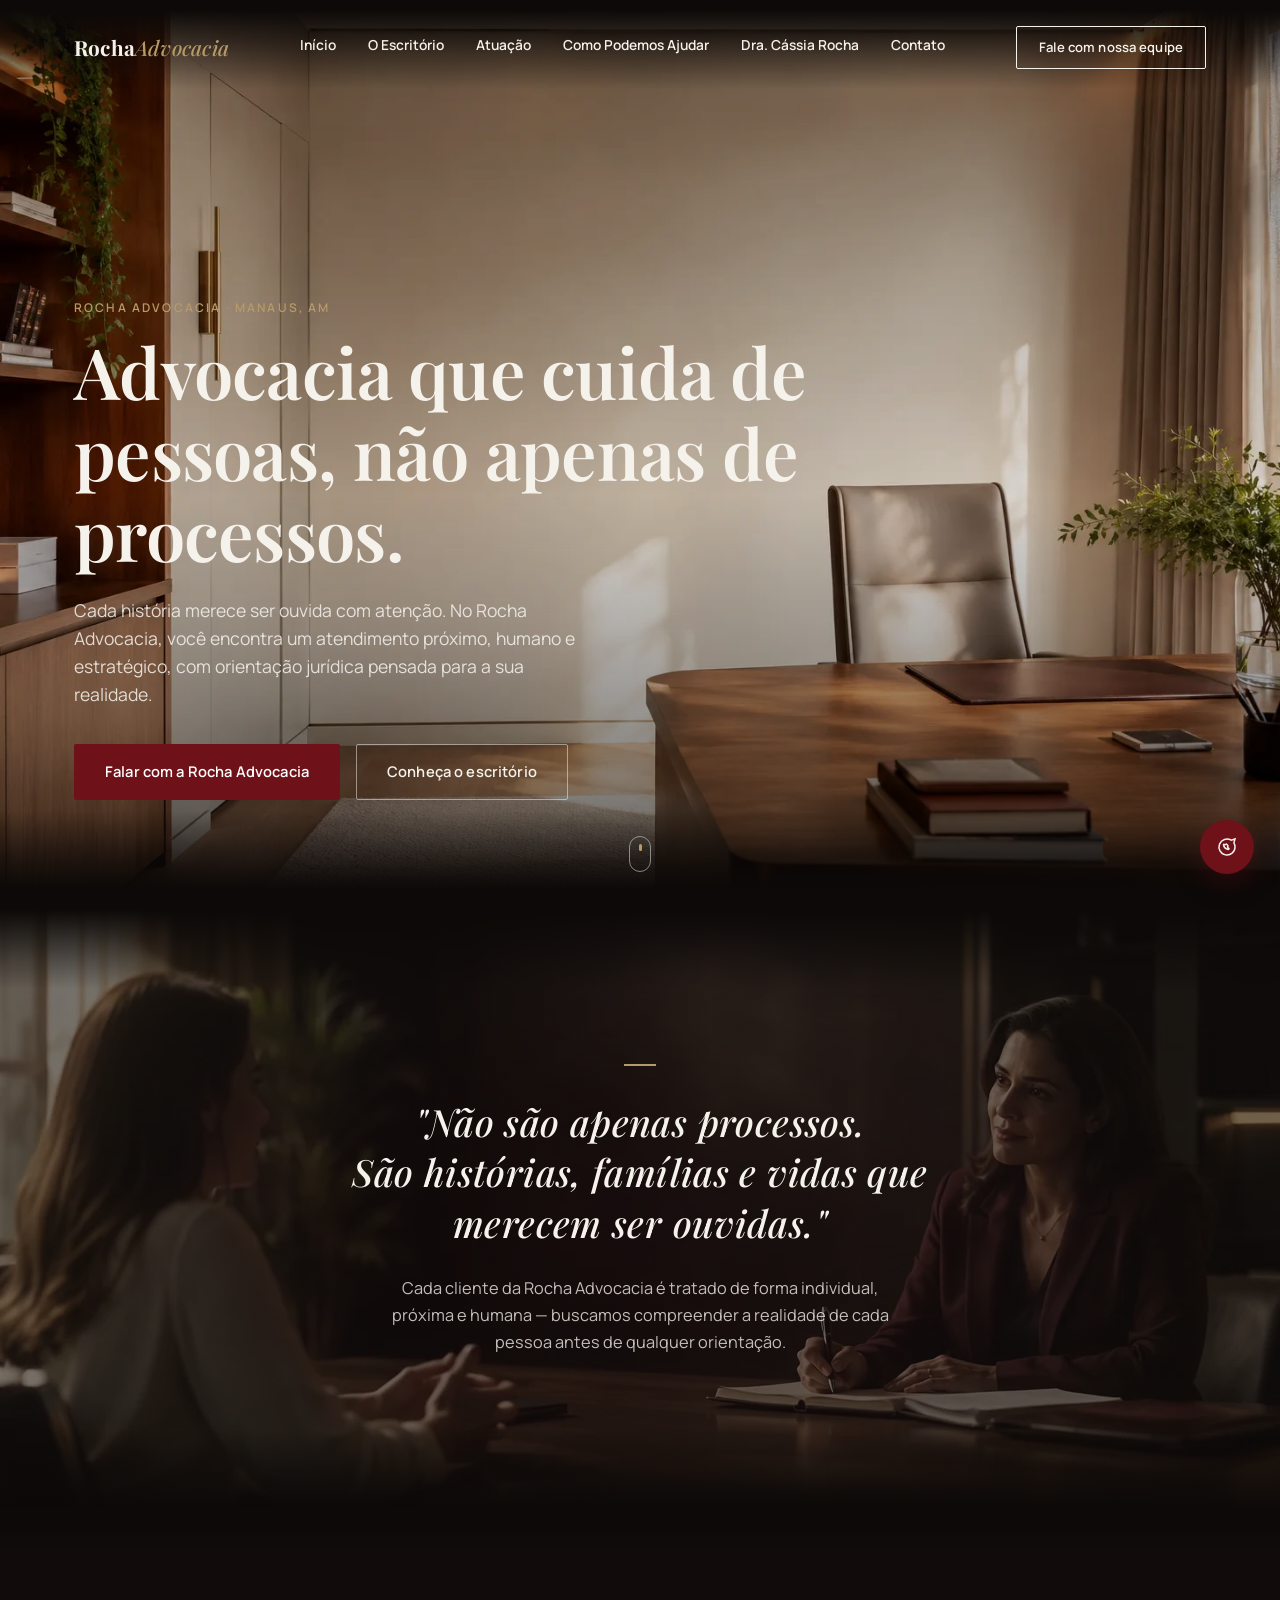
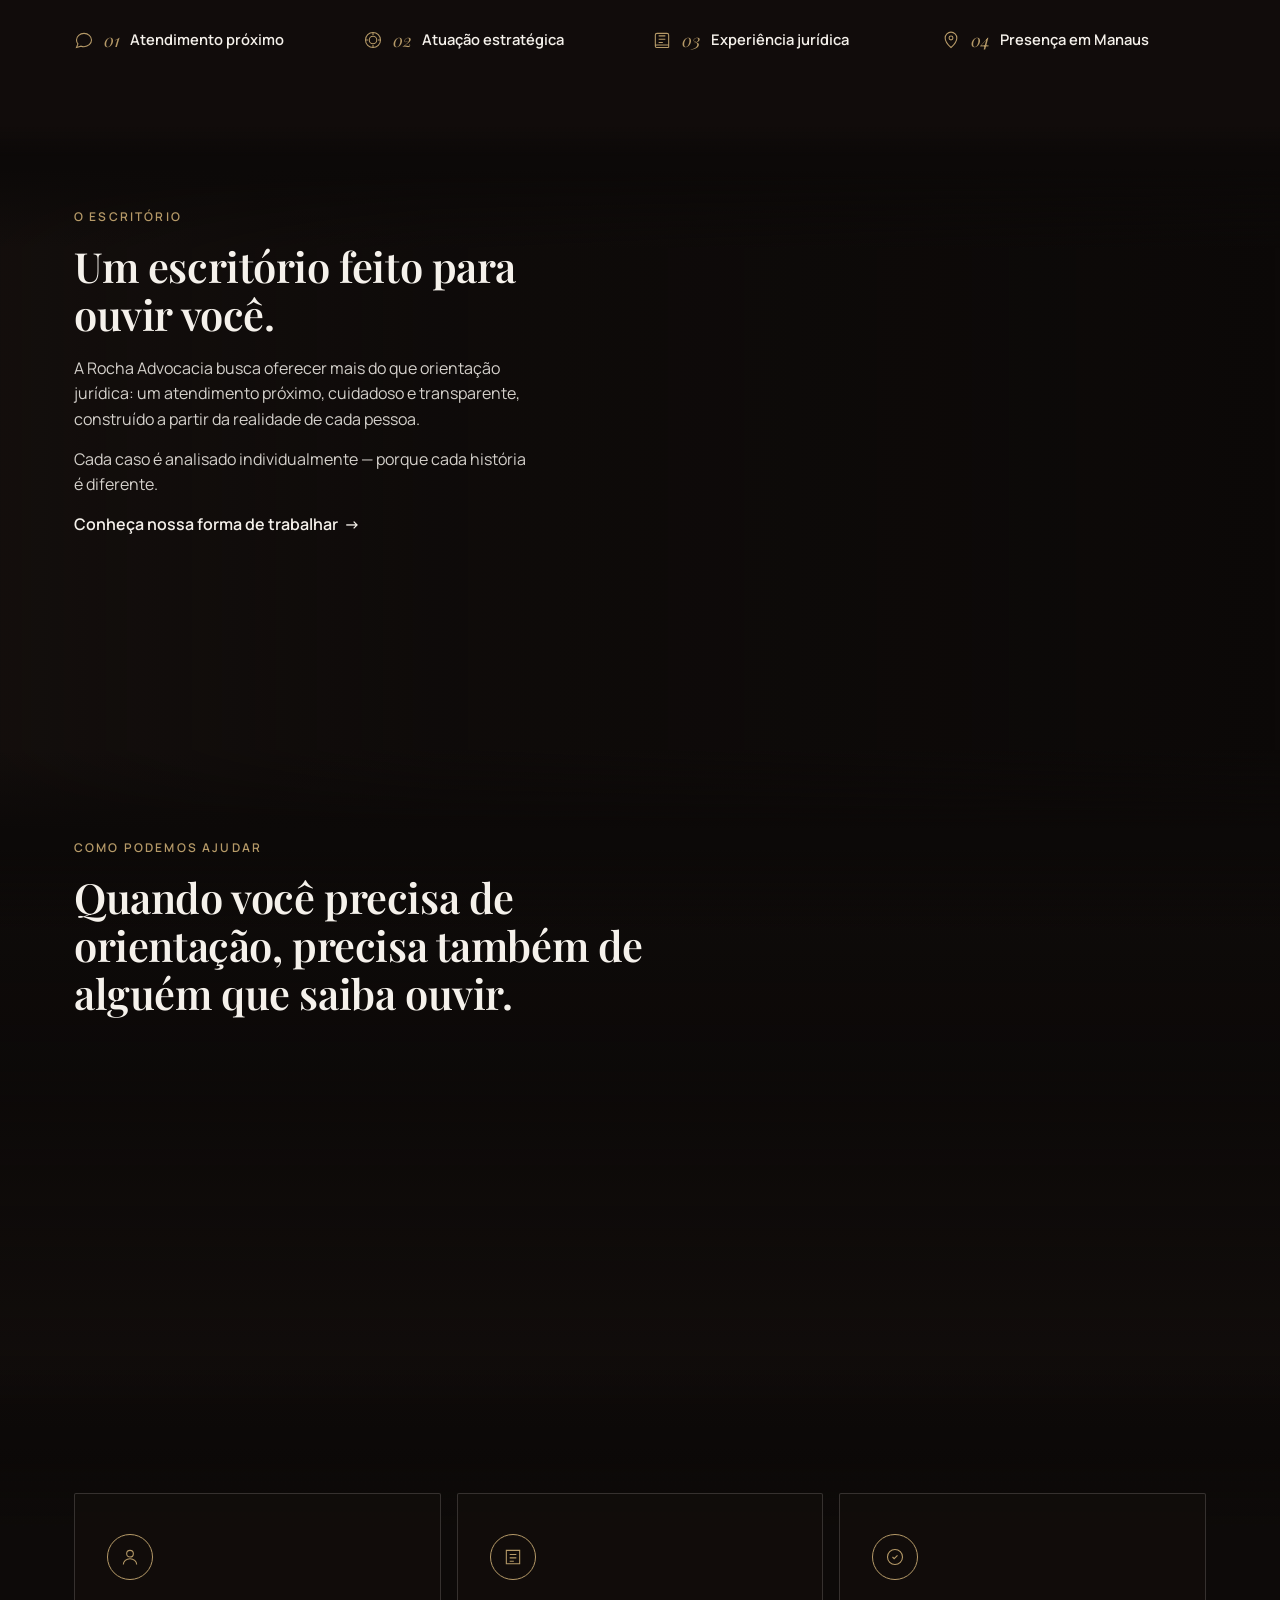
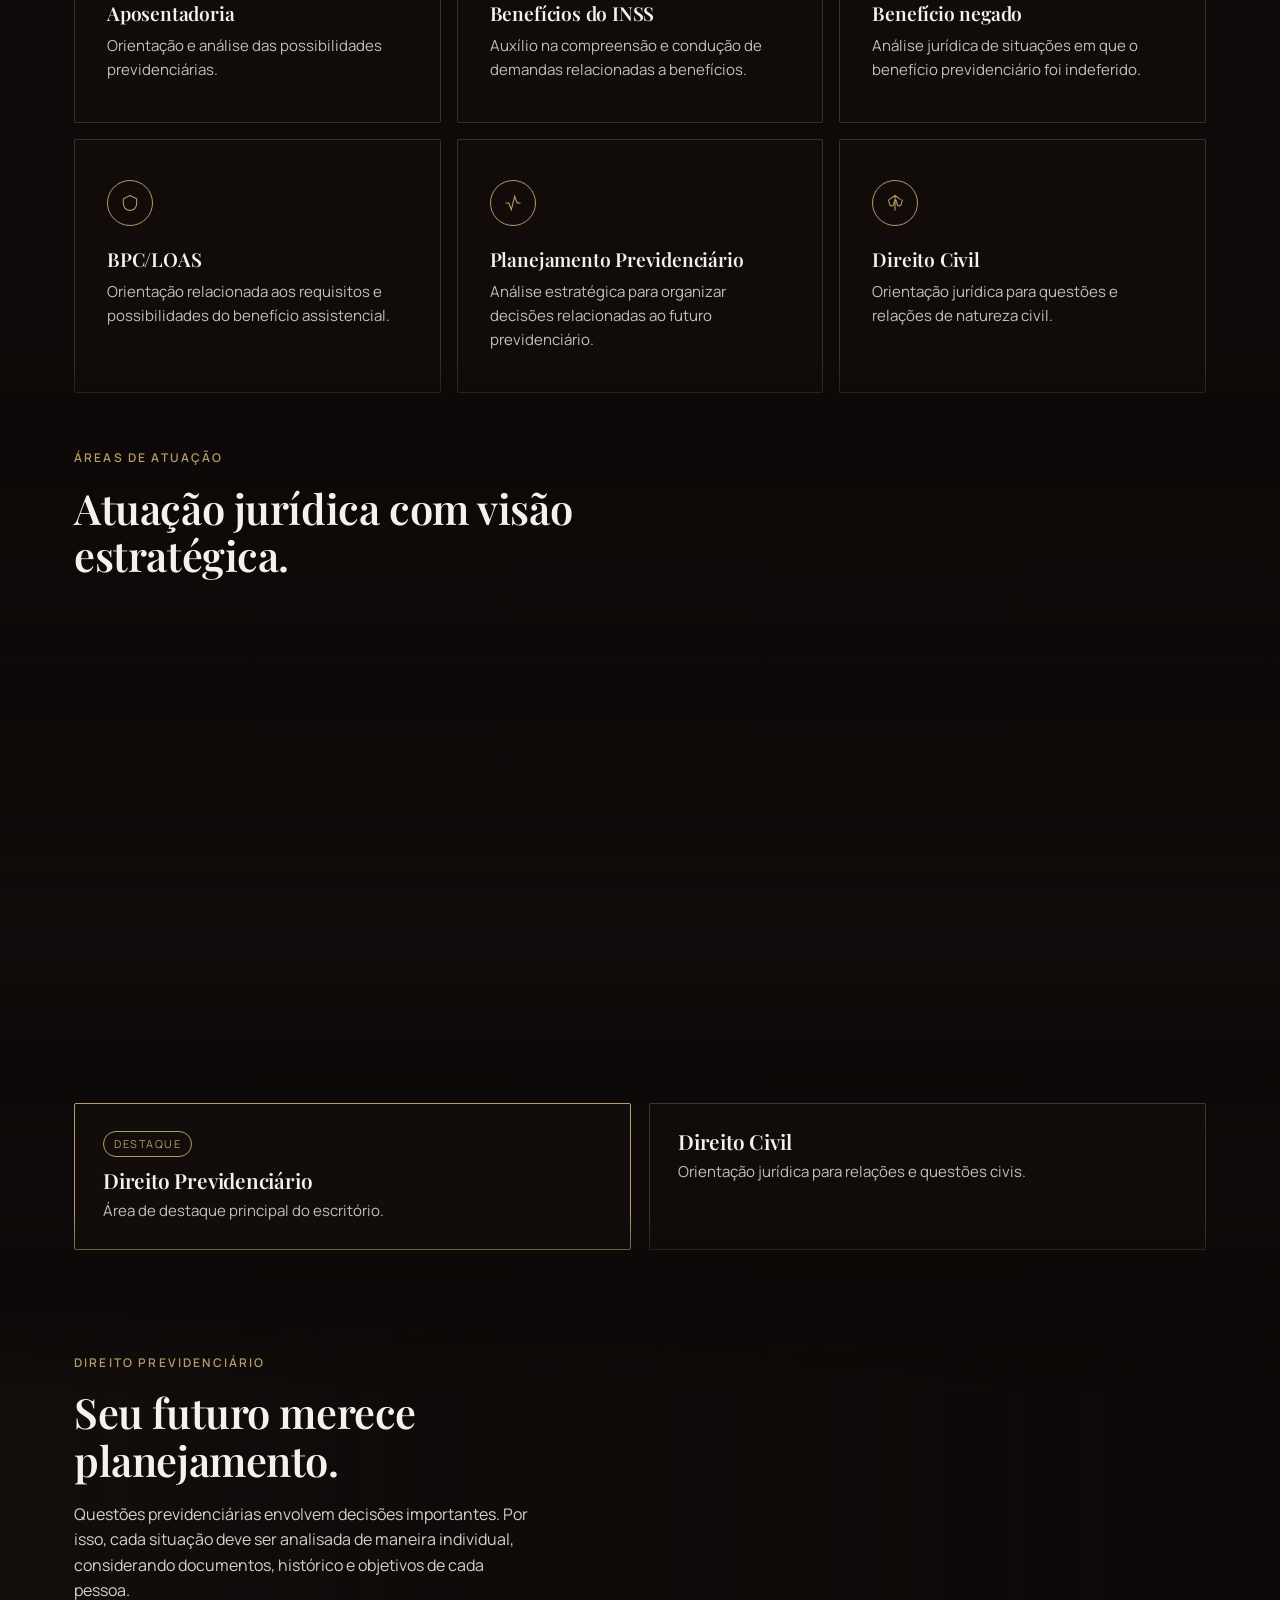
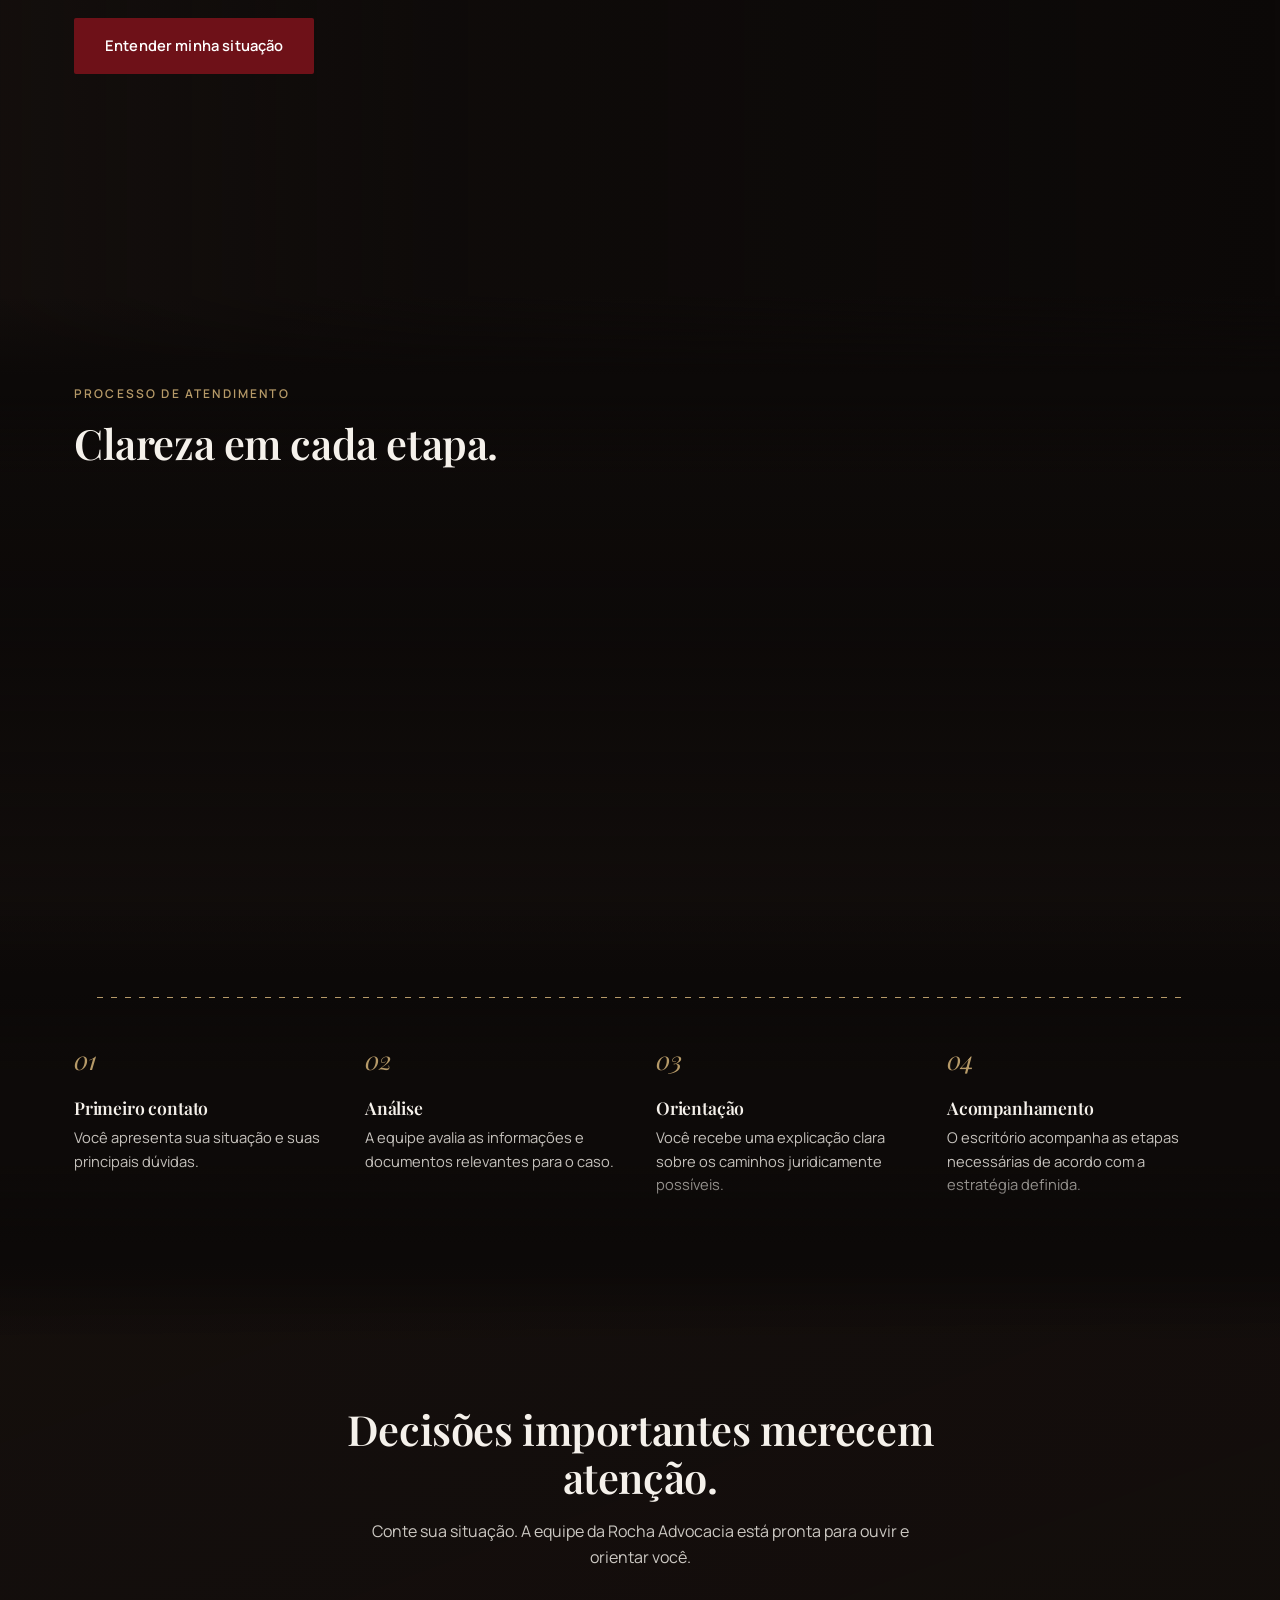
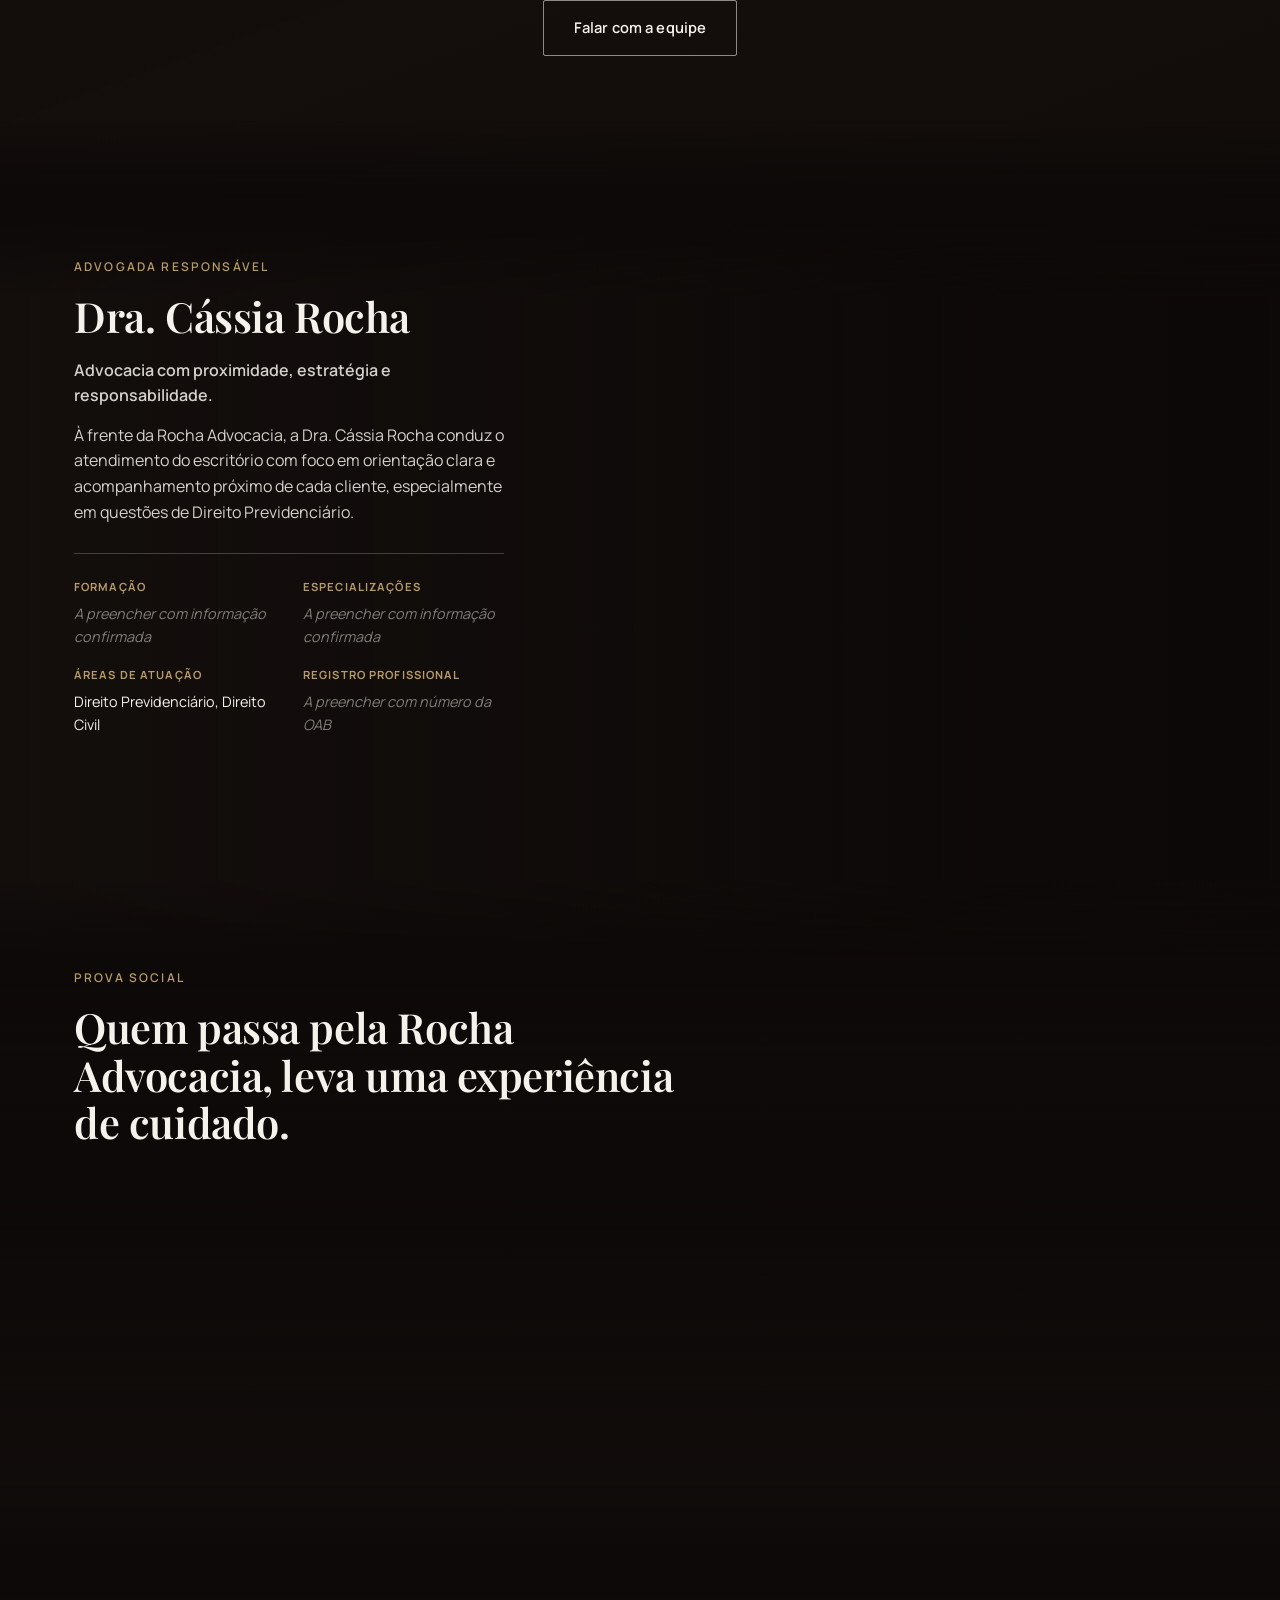
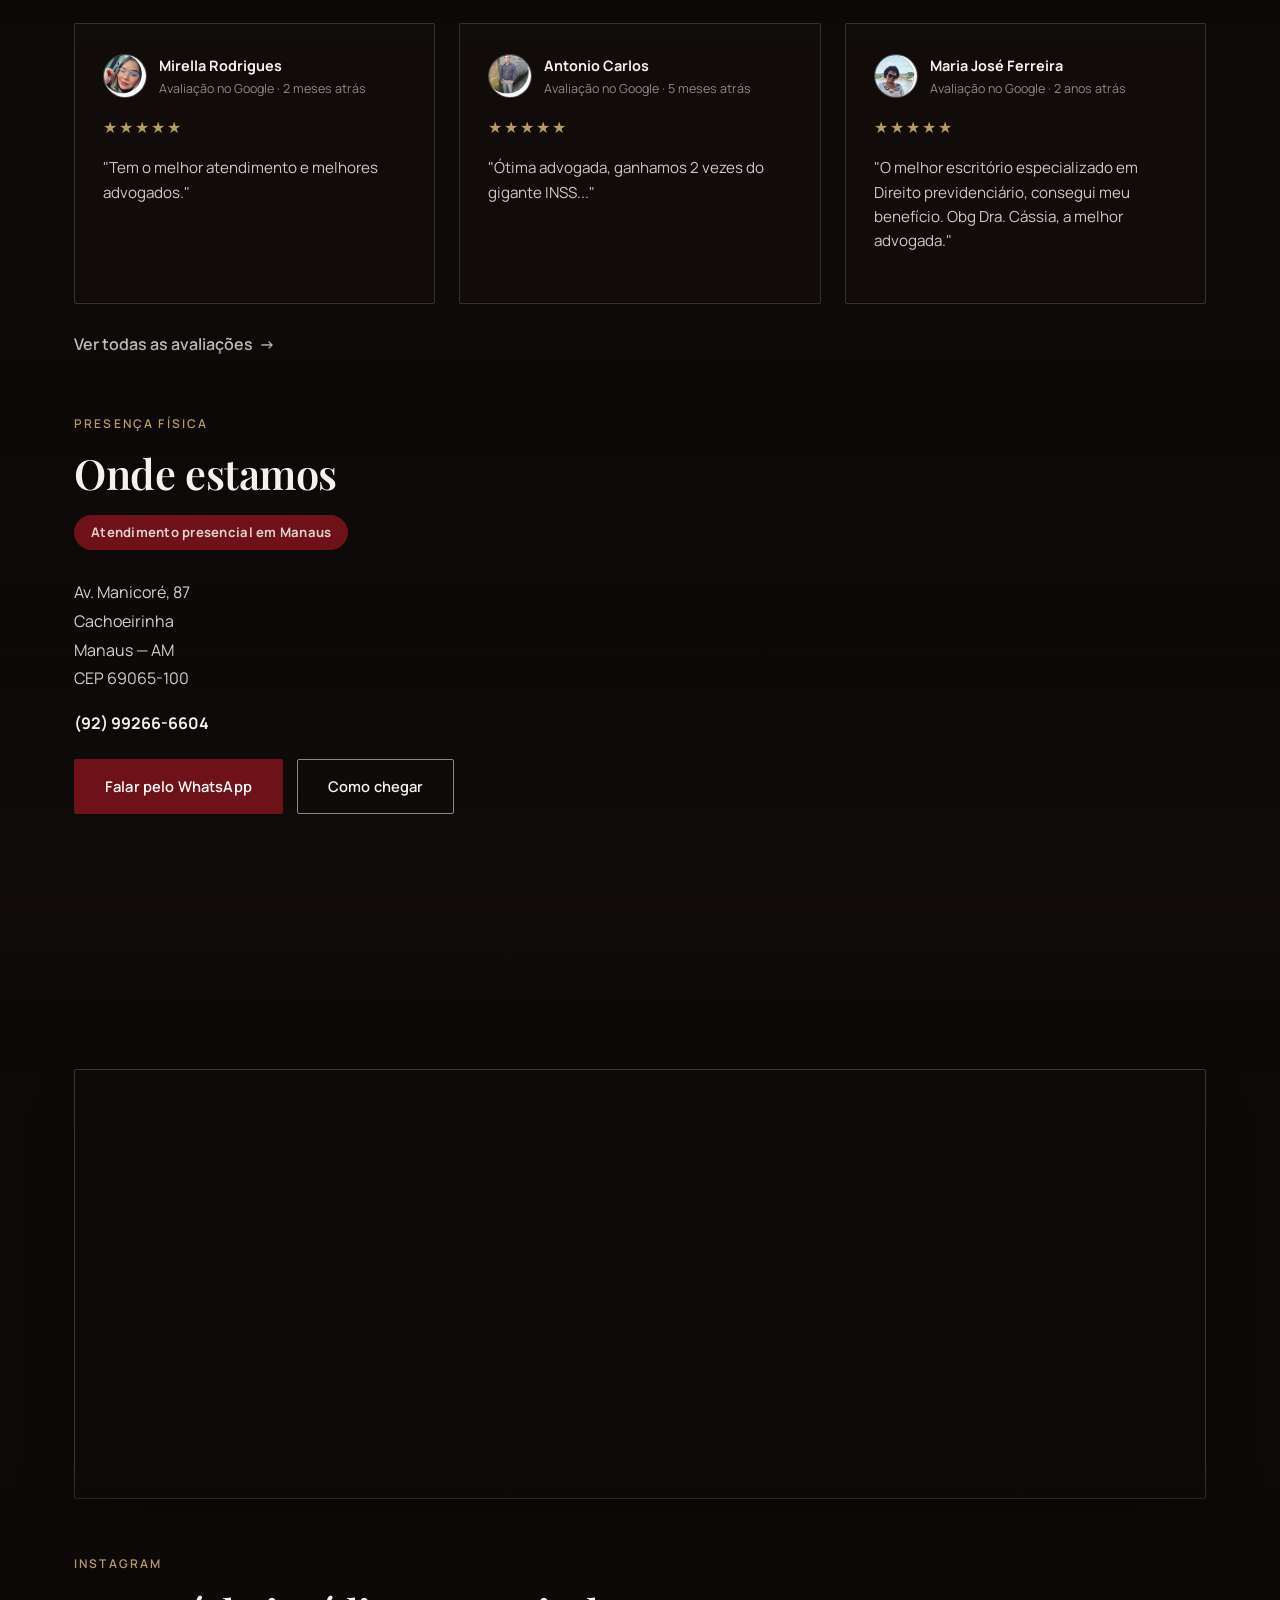
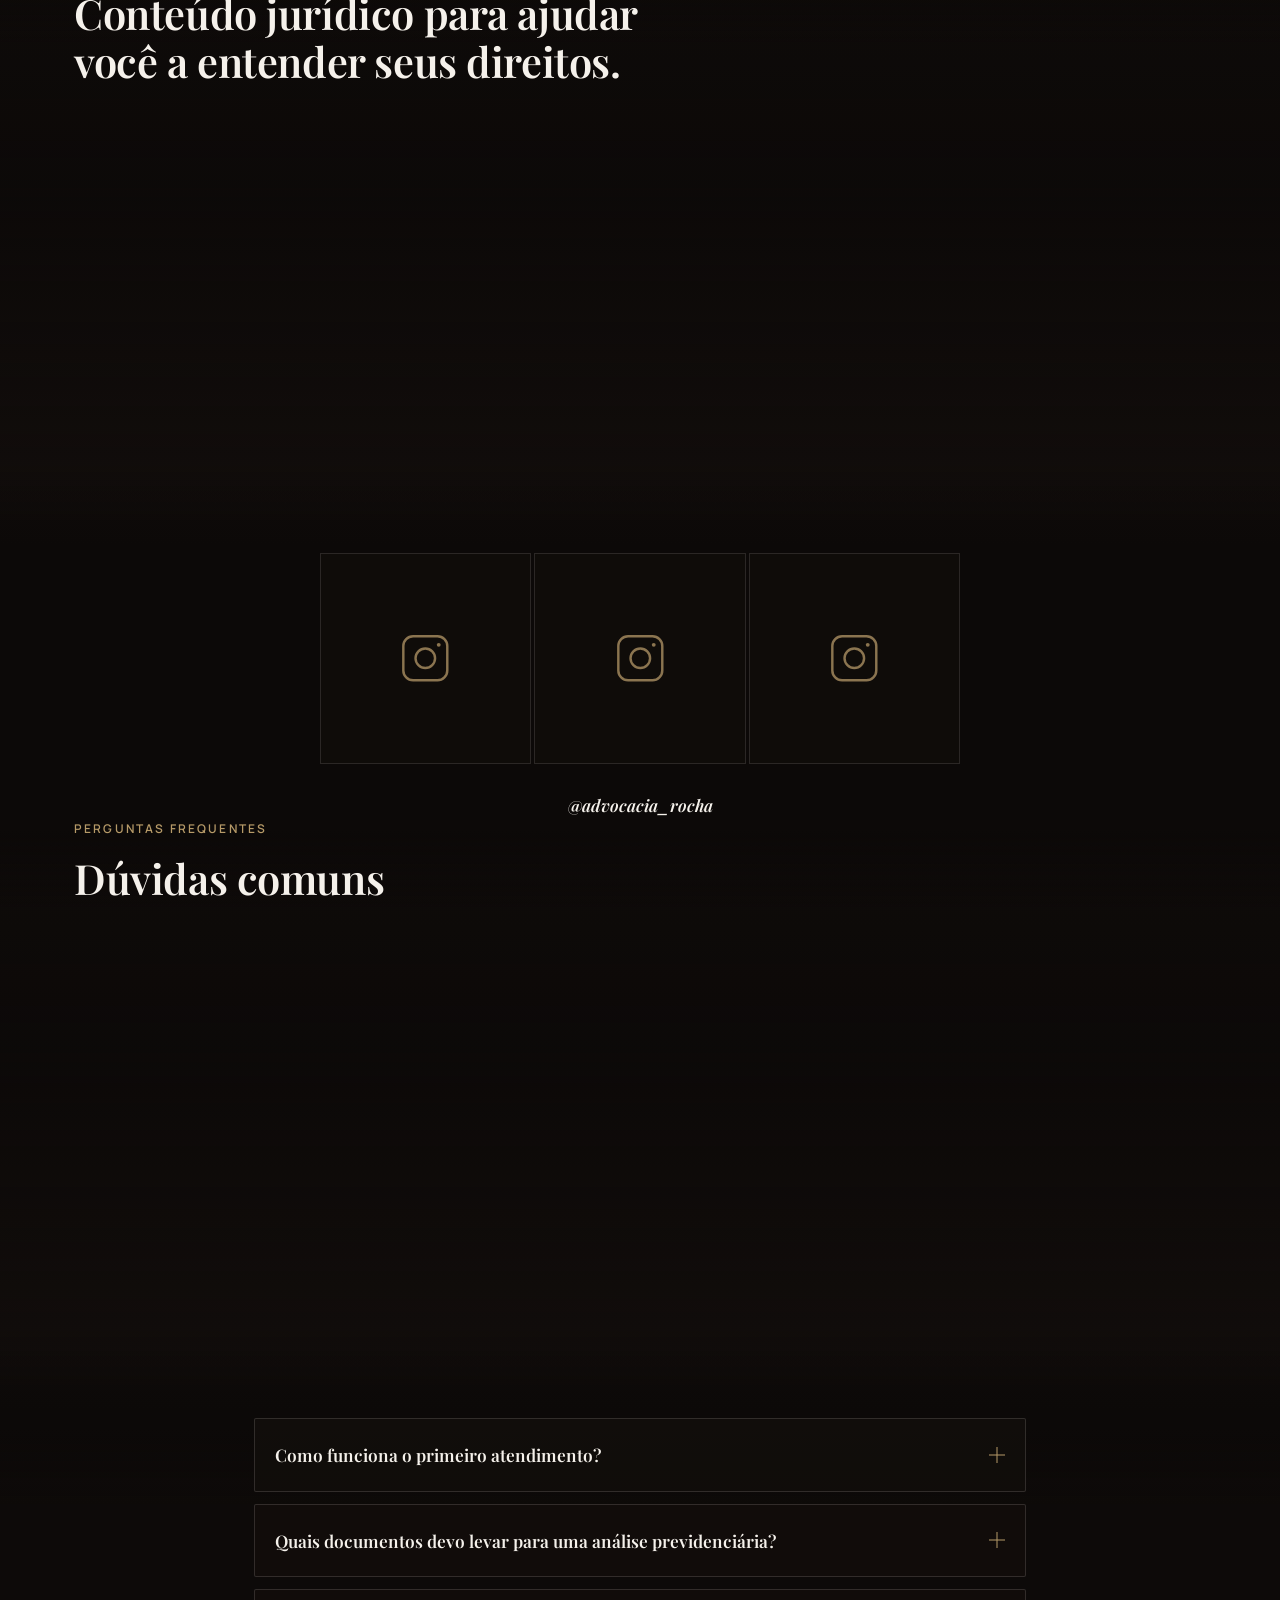
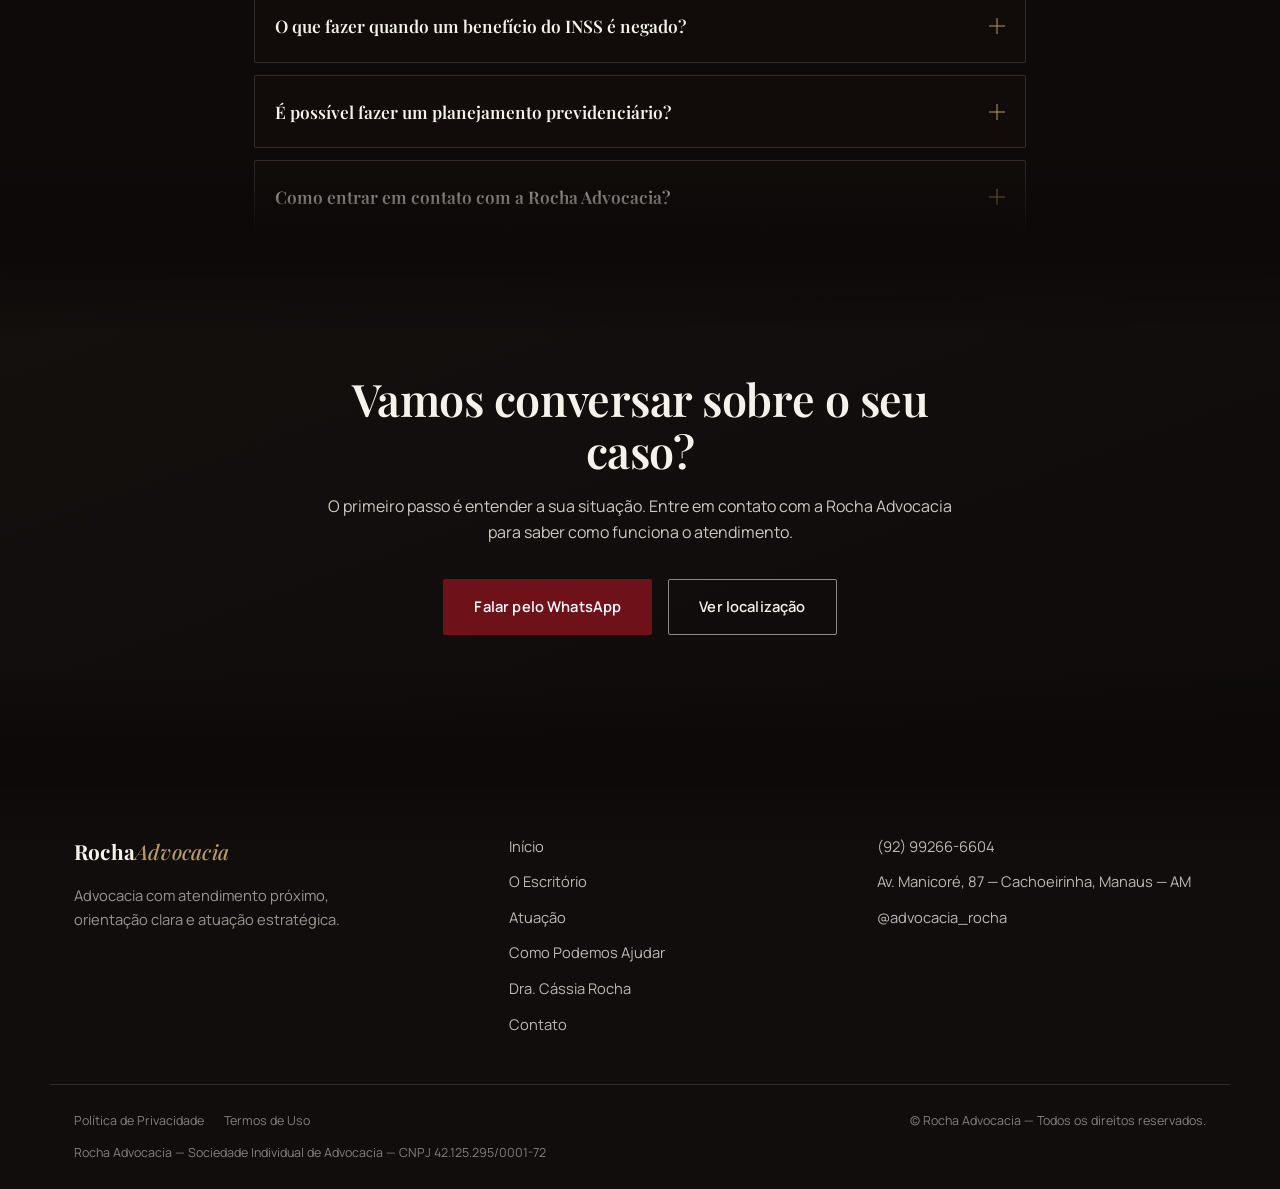
<file: index.html>
<!DOCTYPE html>
<html lang="pt-BR">
<head>
<meta charset="UTF-8">
<meta name="viewport" content="width=device-width, initial-scale=1.0">
<title>Rocha Advocacia | Advocacia Previdenciária em Manaus</title>
<meta name="description" content="Rocha Advocacia em Manaus. Atendimento jurídico próximo e estratégico em Direito Previdenciário e outras áreas de atuação. Entre em contato.">
<meta name="keywords" content="advogado previdenciário Manaus, Direito Previdenciário Manaus, aposentadoria, benefícios INSS, BPC LOAS, planejamento previdenciário, benefício negado, Direito Civil Manaus">

<meta property="og:title" content="Rocha Advocacia | Advocacia Previdenciária em Manaus">
<meta property="og:description" content="Atendimento jurídico próximo e estratégico para quem busca segurança, clareza e orientação para decisões importantes.">
<meta property="og:type" content="website">
<meta property="og:locale" content="pt_BR">

<link rel="preconnect" href="https://fonts.googleapis.com">
<link rel="preconnect" href="https://fonts.gstatic.com" crossorigin>
<link href="https://fonts.googleapis.com/css2?family=Playfair+Display:ital,wght@0,500;0,600;0,700;1,500&family=Manrope:wght@400;500;600;700&display=swap" rel="stylesheet">

<link rel="stylesheet" href="css/style.css">

<script type="application/ld+json">
{
  "@context": "https://schema.org",
  "@type": "LegalService",
  "name": "Rocha Advocacia",
  "founder": {
    "@type": "Person",
    "name": "Dra. Cássia Rocha"
  },
  "image": "",
  "telephone": "+5592992666604",
  "priceRange": "$$",
  "address": {
    "@type": "PostalAddress",
    "streetAddress": "Av. Manicoré, 87 - Cachoeirinha",
    "addressLocality": "Manaus",
    "addressRegion": "AM",
    "postalCode": "69065-100",
    "addressCountry": "BR"
  },
  "areaServed": "Manaus, AM",
  "sameAs": ["https://www.instagram.com/advocacia_rocha"],
  "url": ""
}
</script>
</head>
<body>

<a class="skip-link" href="#inicio-conteudo">Pular para o conteúdo</a>

<!-- ===================== HEADER ===================== -->
<header class="site-header" id="site-header">
  <div class="header-inner">
    <a href="#inicio" class="logo">Rocha<span>Advocacia</span></a>

    <nav class="main-nav" id="main-nav" aria-label="Navegação principal">
      <a href="#inicio">Início</a>
      <a href="#escritorio">O Escritório</a>
      <a href="#atuacao">Atuação</a>
      <a href="#como-ajudar">Como Podemos Ajudar</a>
      <a href="#cassia-rocha">Dra. Cássia Rocha</a>
      <a href="#contato">Contato</a>
    </nav>

    <div class="header-actions">
      <a class="btn btn-ghost header-cta" href="https://wa.me/5592992666604?text=Ol%C3%A1%2C%20gostaria%20de%20saber%20mais%20sobre%20o%20atendimento%20da%20Rocha%20Advocacia." target="_blank" rel="noopener">Fale com nossa equipe</a>
      <a class="header-whatsapp-icon" href="https://wa.me/5592992666604?text=Ol%C3%A1%2C%20gostaria%20de%20saber%20mais%20sobre%20o%20atendimento%20da%20Rocha%20Advocacia." target="_blank" rel="noopener" aria-label="Falar no WhatsApp">
        <svg viewBox="0 0 24 24" fill="none" stroke="currentColor" stroke-width="1.6"><path d="M20 12a8 8 0 1 1-3.8-6.8L20 4l-1.1 3.9A7.96 7.96 0 0 1 20 12Z"/><path d="M8.5 9.7c.3 2.4 2.4 4.4 4.7 4.7.9.1 1-.6.6-1.1-.3-.4-.9-.6-1.2-1-.2-.3.1-.6.3-.9.3-.4 0-.7-.2-1-.3-.4-.7-1.1-1.1-1.3-.4-.2-.6.1-.9.4-.4.4-1 .2-1.3-.4-.1-.2 0-.3.1-.4Z"/></svg>
      </a>
      <button class="menu-toggle" id="menu-toggle" aria-label="Abrir menu" aria-expanded="false">
        <span></span><span></span><span></span>
      </button>
    </div>
  </div>

  <nav class="mobile-nav" id="mobile-nav" aria-label="Navegação mobile">
    <a href="#inicio">Início</a>
    <a href="#escritorio">O Escritório</a>
    <a href="#atuacao">Atuação</a>
    <a href="#como-ajudar">Como Podemos Ajudar</a>
    <a href="#cassia-rocha">Dra. Cássia Rocha</a>
    <a href="#contato">Contato</a>
    <a href="https://wa.me/5592992666604?text=Ol%C3%A1%2C%20gostaria%20de%20saber%20mais%20sobre%20o%20atendimento%20da%20Rocha%20Advocacia." target="_blank" rel="noopener" class="btn btn-primary mobile-cta">Fale com nossa equipe</a>
  </nav>
</header>

<main id="inicio-conteudo">

<!-- ===================== HERO ===================== -->
<section class="hero" id="inicio">
  <div class="hero-media">
    <video class="bg-video" muted loop playsinline preload="none" poster="images/hero.webp" aria-label="Ambiente contemporâneo do escritório Rocha Advocacia, com mesa de madeira clara, poltrona de couro e luz natural">
      <source data-src="videos/hero.mp4" type="video/mp4">
    </video>
    <div class="hero-scrim"></div>
  </div>

  <div class="hero-content reveal" data-reveal="up">
    <p class="eyebrow">Rocha Advocacia · Manaus, AM</p>
    <h1>Advocacia que cuida de pessoas, não apenas de processos.</h1>
    <p class="hero-lead">Cada história merece ser ouvida com atenção. No Rocha Advocacia, você encontra um atendimento próximo, humano e estratégico, com orientação jurídica pensada para a sua realidade.</p>
    <div class="hero-actions">
      <a class="btn btn-primary" href="https://wa.me/5592992666604?text=Ol%C3%A1%2C%20gostaria%20de%20saber%20mais%20sobre%20o%20atendimento%20da%20Rocha%20Advocacia." target="_blank" rel="noopener">Falar com a Rocha Advocacia</a>
      <a class="btn btn-outline" href="#escritorio">Conheça o escritório</a>
    </div>
  </div>

  <a href="#autoridade" class="scroll-indicator" aria-label="Rolar para baixo">
    <span></span>
  </a>
</section>

<!-- ===================== MANIFESTO / ATENDIMENTO HUMANIZADO ===================== -->
<section class="manifesto-band">
  <div class="manifesto-media">
    <video class="bg-video" muted loop playsinline preload="none" poster="images/manifesto.webp" aria-hidden="true">
      <source data-src="videos/manifesto.mp4" type="video/mp4">
    </video>
  </div>
  <div class="manifesto-scrim"></div>
  <div class="manifesto-inner reveal" data-reveal="up">
    <span class="manifesto-mark" aria-hidden="true"></span>
    <p class="manifesto-quote">"Não são apenas processos.<br>São histórias, famílias e vidas que merecem ser ouvidas."</p>
    <p class="manifesto-sub">Cada cliente da Rocha Advocacia é tratado de forma individual, próxima e humana — buscamos compreender a realidade de cada pessoa antes de qualquer orientação.</p>
  </div>
</section>

<!-- ===================== AUTORIDADE / CONFIANÇA ===================== -->
<section class="authority-strip" id="autoridade">
  <div class="authority-media">
    <video class="bg-video" muted loop playsinline preload="none" poster="images/transicao.webp" aria-hidden="true">
      <source data-src="videos/transicao.mp4" type="video/mp4">
    </video>
  </div>
  <div class="authority-scrim"></div>
  <div class="authority-inner reveal" data-reveal="up">
    <div class="authority-item">
      <span class="authority-icon" aria-hidden="true">
        <svg viewBox="0 0 24 24" fill="none" stroke="currentColor" stroke-width="1.3"><path d="M8 12h.01M12 12h.01M16 12h.01M21 12c0 4.4-4 8-9 8-1.2 0-2.4-.2-3.4-.6L3 21l1.7-4.3C3.6 15.4 3 13.8 3 12c0-4.4 4-8 9-8s9 3.6 9 8Z"/></svg>
      </span>
      <span class="authority-mark">01</span>
      <p>Atendimento próximo</p>
    </div>
    <div class="authority-item">
      <span class="authority-icon" aria-hidden="true">
        <svg viewBox="0 0 24 24" fill="none" stroke="currentColor" stroke-width="1.3"><circle cx="12" cy="12" r="9"/><circle cx="12" cy="12" r="4.5"/><path d="M12 3v3M12 18v3M3 12h3M18 12h3"/></svg>
      </span>
      <span class="authority-mark">02</span>
      <p>Atuação estratégica</p>
    </div>
    <div class="authority-item">
      <span class="authority-icon" aria-hidden="true">
        <svg viewBox="0 0 24 24" fill="none" stroke="currentColor" stroke-width="1.3"><path d="M4 19.5V6a2 2 0 0 1 2-2h12a2 2 0 0 1 2 2v13.5M4 19.5A1.5 1.5 0 0 0 5.5 21H20M4 19.5A1.5 1.5 0 0 1 5.5 18H20v3M8 7h8M8 11h8M8 15h5"/></svg>
      </span>
      <span class="authority-mark">03</span>
      <p>Experiência jurídica</p>
    </div>
    <div class="authority-item">
      <span class="authority-icon" aria-hidden="true">
        <svg viewBox="0 0 24 24" fill="none" stroke="currentColor" stroke-width="1.3"><path d="M12 21s-7-6.1-7-11.5A7 7 0 0 1 19 9.5C19 14.9 12 21 12 21Z"/><circle cx="12" cy="9.5" r="2.3"/></svg>
      </span>
      <span class="authority-mark">04</span>
      <p>Presença em Manaus</p>
    </div>
  </div>
</section>

<!-- ===================== O ESCRITÓRIO ===================== -->
<section class="media-banner media-banner--left" id="escritorio">
  <div class="media-banner-media">
    <video class="bg-video" muted loop playsinline preload="none" poster="images/escritorio.webp" aria-label="Fachada da Rocha Advocacia em Manaus, com a logo e o símbolo da balança da justiça">
      <source data-src="videos/escritorio.mp4" type="video/mp4">
    </video>
  </div>
  <div class="media-banner-scrim"></div>
  <div class="media-banner-inner">
    <div class="media-banner-text reveal" data-reveal="up">
      <p class="eyebrow">O escritório</p>
      <h2>Um escritório feito para ouvir você.</h2>
      <p>A Rocha Advocacia busca oferecer mais do que orientação jurídica: um atendimento próximo, cuidadoso e transparente, construído a partir da realidade de cada pessoa.</p>
      <p>Cada caso é analisado individualmente — porque cada história é diferente.</p>
      <a class="text-link" href="#como-ajudar">Conheça nossa forma de trabalhar <span aria-hidden="true">→</span></a>
    </div>
  </div>
</section>

<!-- ===================== COMO PODEMOS AJUDAR ===================== -->
<section class="services-section" id="como-ajudar">
  <div class="media-banner media-banner--bottom">
    <div class="media-banner-media">
      <video class="bg-video" muted loop playsinline preload="none" poster="images/como-ajudar.webp" aria-label="Atendimento próximo: conversa acolhedora entre clientes e a equipe da Rocha Advocacia">
        <source data-src="videos/como-ajudar.mp4" type="video/mp4">
      </video>
    </div>
    <div class="media-banner-scrim"></div>
    <div class="media-banner-inner">
      <div class="media-banner-text reveal" data-reveal="up">
        <p class="eyebrow">Como podemos ajudar</p>
        <h2>Quando você precisa de orientação, precisa também de alguém que saiba ouvir.</h2>
      </div>
    </div>
  </div>

  <div class="fill-wrap">
    <div class="fill-bg">
      <video class="bg-video" muted loop playsinline preload="none" poster="images/como-ajudar-grade.webp" aria-hidden="true">
        <source data-src="videos/como-ajudar-grade.mp4" type="video/mp4">
      </video>
    </div>
    <div class="fill-scrim"></div>
    <div class="services-grid fill-content">
    <article class="service-card reveal" data-reveal="up">
      <span class="service-icon">
        <svg viewBox="0 0 24 24" fill="none" stroke="currentColor" stroke-width="1.3"><circle cx="12" cy="8" r="4"/><path d="M4 21c0-4 3.6-7 8-7s8 3 8 7"/></svg>
      </span>
      <h3>Aposentadoria</h3>
      <p>Orientação e análise das possibilidades previdenciárias.</p>
    </article>

    <article class="service-card reveal" data-reveal="up">
      <span class="service-icon">
        <svg viewBox="0 0 24 24" fill="none" stroke="currentColor" stroke-width="1.3"><path d="M4 4h16v16H4z"/><path d="M8 9h8M8 13h8M8 17h5"/></svg>
      </span>
      <h3>Benefícios do INSS</h3>
      <p>Auxílio na compreensão e condução de demandas relacionadas a benefícios.</p>
    </article>

    <article class="service-card reveal" data-reveal="up">
      <span class="service-icon">
        <svg viewBox="0 0 24 24" fill="none" stroke="currentColor" stroke-width="1.3"><circle cx="12" cy="12" r="9"/><path d="M9 12l2 2 4-4"/></svg>
      </span>
      <h3>Benefício negado</h3>
      <p>Análise jurídica de situações em que o benefício previdenciário foi indeferido.</p>
    </article>

    <article class="service-card reveal" data-reveal="up">
      <span class="service-icon">
        <svg viewBox="0 0 24 24" fill="none" stroke="currentColor" stroke-width="1.3"><path d="M12 3l8 4v5c0 5-3.4 8.4-8 9-4.6-.6-8-4-8-9V7l8-4Z"/></svg>
      </span>
      <h3>BPC/LOAS</h3>
      <p>Orientação relacionada aos requisitos e possibilidades do benefício assistencial.</p>
    </article>

    <article class="service-card reveal" data-reveal="up">
      <span class="service-icon">
        <svg viewBox="0 0 24 24" fill="none" stroke="currentColor" stroke-width="1.3"><path d="M3 12h4l3 8 4-16 3 8h4"/></svg>
      </span>
      <h3>Planejamento Previdenciário</h3>
      <p>Análise estratégica para organizar decisões relacionadas ao futuro previdenciário.</p>
    </article>

    <article class="service-card reveal" data-reveal="up">
      <span class="service-icon">
        <svg viewBox="0 0 24 24" fill="none" stroke="currentColor" stroke-width="1.3"><path d="M12 3v18M5 8l7-5 7 5M4 8l1.5 5a2.5 2.5 0 0 0 5 0L12 8M13 8l1.5 5a2.5 2.5 0 0 0 5 0L21 8"/></svg>
      </span>
      <h3>Direito Civil</h3>
      <p>Orientação jurídica para questões e relações de natureza civil.</p>
    </article>
    </div>
  </div>
</section>

<!-- ===================== ÁREAS DE ATUAÇÃO ===================== -->
<section class="practice-section" id="atuacao">
  <div class="media-banner media-banner--bottom">
    <div class="media-banner-media">
      <video class="bg-video" muted loop playsinline preload="none" poster="images/atuacao.webp" aria-label="Composição editorial de mesa de trabalho do escritório, com laptop, agenda e pasta de couro">
        <source data-src="videos/atuacao.mp4" type="video/mp4">
      </video>
    </div>
    <div class="media-banner-scrim"></div>
    <div class="media-banner-inner">
      <div class="media-banner-text reveal" data-reveal="up">
        <p class="eyebrow">Áreas de atuação</p>
        <h2>Atuação jurídica com visão estratégica.</h2>
      </div>
    </div>
  </div>
  <div class="fill-wrap">
    <div class="fill-bg">
      <video class="bg-video" muted loop playsinline preload="none" poster="images/atuacao-lista.webp" aria-hidden="true">
        <source data-src="videos/atuacao-lista.mp4" type="video/mp4">
      </video>
    </div>
    <div class="fill-scrim"></div>
    <div class="practice-list fill-content">
      <div class="practice-item practice-item--featured reveal" data-reveal="left">
        <span class="practice-tag">Destaque</span>
        <h3>Direito Previdenciário</h3>
        <p>Área de destaque principal do escritório.</p>
      </div>
      <div class="practice-item reveal" data-reveal="right">
        <h3>Direito Civil</h3>
        <p>Orientação jurídica para relações e questões civis.</p>
      </div>
    </div>
  </div>
</section>

<!-- ===================== DIREITO PREVIDENCIÁRIO - DESTAQUE ===================== -->
<section class="media-banner media-banner--left" id="previdenciario">
  <div class="media-banner-media">
    <video class="bg-video" muted loop playsinline preload="none" poster="images/previdenciario.webp" aria-label="Família brasileira reunida em ambiente residencial sofisticado, conversando com atenção">
      <source data-src="videos/previdenciario.mp4" type="video/mp4">
    </video>
  </div>
  <div class="media-banner-scrim"></div>
  <div class="media-banner-inner">
    <div class="media-banner-text reveal" data-reveal="up">
      <p class="eyebrow">Direito Previdenciário</p>
      <h2>Seu futuro merece planejamento.</h2>
      <p>Questões previdenciárias envolvem decisões importantes. Por isso, cada situação deve ser analisada de maneira individual, considerando documentos, histórico e objetivos de cada pessoa.</p>
      <a class="btn btn-primary" href="https://wa.me/5592992666604?text=Ol%C3%A1%2C%20gostaria%20de%20entender%20minha%20situa%C3%A7%C3%A3o%20previdenci%C3%A1ria." target="_blank" rel="noopener">Entender minha situação</a>
    </div>
  </div>
</section>

<!-- ===================== PROCESSO DE ATENDIMENTO ===================== -->
<section class="process-section" id="processo">
  <div class="media-banner media-banner--bottom">
    <div class="media-banner-media">
      <video class="bg-video" muted loop playsinline preload="none" poster="images/processo.webp" aria-label="Reunião de atendimento entre a equipe da Rocha Advocacia e uma cliente, analisando documentos">
        <source data-src="videos/processo.mp4" type="video/mp4">
      </video>
    </div>
    <div class="media-banner-scrim"></div>
    <div class="media-banner-inner">
      <div class="media-banner-text reveal" data-reveal="up">
        <p class="eyebrow">Processo de atendimento</p>
        <h2>Clareza em cada etapa.</h2>
      </div>
    </div>
  </div>

  <div class="fill-wrap">
    <div class="fill-bg">
      <video class="bg-video" muted loop playsinline preload="none" poster="images/processo.webp" aria-hidden="true">
        <source data-src="videos/processo.mp4" type="video/mp4">
      </video>
    </div>
    <div class="fill-scrim"></div>
    <div class="process-track fill-content">
    <div class="process-line" aria-hidden="true"></div>
    <div class="process-step reveal" data-reveal="up">
      <span class="process-number">01</span>
      <h3>Primeiro contato</h3>
      <p>Você apresenta sua situação e suas principais dúvidas.</p>
    </div>
    <div class="process-step reveal" data-reveal="up">
      <span class="process-number">02</span>
      <h3>Análise</h3>
      <p>A equipe avalia as informações e documentos relevantes para o caso.</p>
    </div>
    <div class="process-step reveal" data-reveal="up">
      <span class="process-number">03</span>
      <h3>Orientação</h3>
      <p>Você recebe uma explicação clara sobre os caminhos juridicamente possíveis.</p>
    </div>
    <div class="process-step reveal" data-reveal="up">
      <span class="process-number">04</span>
      <h3>Acompanhamento</h3>
      <p>O escritório acompanha as etapas necessárias de acordo com a estratégia definida.</p>
    </div>
  </div>
  </div>
</section>

<!-- ===================== BLOCO DE TRANSIÇÃO / CONFIANÇA ===================== -->
<section class="transition-section" id="confianca">
  <video class="transition-bg bg-video" muted loop playsinline preload="none" poster="images/transicao-confianca.webp" aria-label="Poltrona de couro ao lado de mesa lateral de madeira clara, com livros e luz natural entrando pela janela">
    <source data-src="videos/transicao-confianca.mp4" type="video/mp4">
  </video>
  <div class="transition-scrim"></div>
  <div class="transition-content reveal" data-reveal="up">
    <h2>Decisões importantes merecem atenção.</h2>
    <p>Conte sua situação. A equipe da Rocha Advocacia está pronta para ouvir e orientar você.</p>
    <a class="btn btn-outline btn-outline--light" href="https://wa.me/5592992666604?text=Ol%C3%A1%2C%20gostaria%20de%20conversar%20com%20a%20equipe%20da%20Rocha%20Advocacia." target="_blank" rel="noopener">Falar com a equipe</a>
  </div>
</section>

<!-- ===================== DRA. CÁSSIA ROCHA ===================== -->
<section class="profile-section" id="cassia-rocha">
  <div class="media-banner media-banner--left">
    <div class="media-banner-media">
      <video class="bg-video" muted loop playsinline preload="none" poster="images/cassia-rocha.webp" aria-label="Dra. Cássia Rocha, advogada responsável pela Rocha Advocacia">
        <source data-src="videos/cassia-rocha.mp4" type="video/mp4">
      </video>
    </div>
    <div class="media-banner-scrim"></div>
    <div class="media-banner-inner">
      <div class="media-banner-text profile-text reveal" data-reveal="up">
        <p class="eyebrow">Advogada responsável</p>
        <h2>Dra. Cássia Rocha</h2>
        <p class="profile-subtitle">Advocacia com proximidade, estratégia e responsabilidade.</p>
        <p>À frente da Rocha Advocacia, a Dra. Cássia Rocha conduz o atendimento do escritório com foco em orientação clara e acompanhamento próximo de cada cliente, especialmente em questões de Direito Previdenciário.</p>

        <dl class="profile-facts">
          <div class="profile-fact">
            <dt>Formação</dt>
            <dd class="pending">A preencher com informação confirmada</dd>
          </div>
          <div class="profile-fact">
            <dt>Especializações</dt>
            <dd class="pending">A preencher com informação confirmada</dd>
          </div>
          <div class="profile-fact">
            <dt>Áreas de atuação</dt>
            <dd>Direito Previdenciário, Direito Civil</dd>
          </div>
          <div class="profile-fact">
            <dt>Registro profissional</dt>
            <dd class="pending">A preencher com número da OAB</dd>
          </div>
        </dl>
      </div>
    </div>
  </div>
</section>

<!-- ===================== DEPOIMENTOS ===================== -->
<section class="testimonials-section" id="depoimentos">
  <div class="media-banner media-banner--bottom">
    <div class="media-banner-media">
      <video class="bg-video" muted loop playsinline preload="none" poster="images/depoimentos.webp" aria-label="Momento de atendimento entre a equipe da Rocha Advocacia e uma cliente">
        <source data-src="videos/depoimentos.mp4" type="video/mp4">
      </video>
    </div>
    <div class="media-banner-scrim"></div>
    <div class="media-banner-inner">
      <div class="media-banner-text reveal" data-reveal="up">
        <p class="eyebrow">Prova social</p>
        <h2>Quem passa pela Rocha Advocacia, leva uma experiência de cuidado.</h2>
      </div>
    </div>
  </div>
  <div class="fill-wrap">
    <div class="fill-bg">
      <video class="bg-video" muted loop playsinline preload="none" poster="images/depoimentos-cards.webp" aria-hidden="true">
        <source data-src="videos/depoimentos-cards.mp4" type="video/mp4">
      </video>
    </div>
    <div class="fill-scrim"></div>
    <div class="fill-content">
      <div class="testimonials-grid">
        <article class="testimonial-card reveal" data-reveal="up">
          <div class="testimonial-header">
            <img class="testimonial-avatar" src="images/testimonial-mirella.webp" alt="Mirella Rodrigues" loading="lazy">
            <div>
              <span class="testimonial-name">Mirella Rodrigues</span>
              <span class="testimonial-time">Avaliação no Google · 2 meses atrás</span>
            </div>
          </div>
          <div class="testimonial-stars" aria-hidden="true">★★★★★</div>
          <p>"Tem o melhor atendimento e melhores advogados."</p>
        </article>
        <article class="testimonial-card reveal" data-reveal="up">
          <div class="testimonial-header">
            <img class="testimonial-avatar" src="images/testimonial-antonio.webp" alt="Antonio Carlos" loading="lazy">
            <div>
              <span class="testimonial-name">Antonio Carlos</span>
              <span class="testimonial-time">Avaliação no Google · 5 meses atrás</span>
            </div>
          </div>
          <div class="testimonial-stars" aria-hidden="true">★★★★★</div>
          <p>"Ótima advogada, ganhamos 2 vezes do gigante INSS..."</p>
        </article>
        <article class="testimonial-card reveal" data-reveal="up">
          <div class="testimonial-header">
            <img class="testimonial-avatar" src="images/testimonial-mariajose.webp" alt="Maria José Ferreira" loading="lazy">
            <div>
              <span class="testimonial-name">Maria José Ferreira</span>
              <span class="testimonial-time">Avaliação no Google · 2 anos atrás</span>
            </div>
          </div>
          <div class="testimonial-stars" aria-hidden="true">★★★★★</div>
          <p>"O melhor escritório especializado em Direito previdenciário, consegui meu benefício. Obg Dra. Cássia, a melhor advogada."</p>
        </article>
      </div>
      <a class="text-link testimonials-link" href="https://www.google.com/maps/search/?api=1&query=Rocha%20Advocacia%20-%20Dra.%20C%C3%A1ssia%20Rocha&query_place_id=ChIJC8XteQAFbJIRpekLI0_h4YY" target="_blank" rel="noopener">Ver todas as avaliações <span aria-hidden="true">→</span></a>
    </div>
  </div>
</section>

<!-- ===================== ONDE ESTAMOS ===================== -->
<section class="location-section" id="onde-estamos">
  <div class="media-banner media-banner--bottom">
    <div class="media-banner-media">
      <video class="bg-video" muted loop playsinline preload="none" poster="images/onde-estamos.webp" aria-label="Rua arborizada no bairro Cachoeirinha, Manaus, próxima ao escritório">
        <source data-src="videos/onde-estamos.mp4" type="video/mp4">
      </video>
    </div>
    <div class="media-banner-scrim"></div>
    <div class="media-banner-inner">
      <div class="media-banner-text reveal" data-reveal="up">
        <p class="eyebrow">Presença física</p>
        <h2>Onde estamos</h2>
        <p class="location-tag">Atendimento presencial em Manaus</p>
        <address>
          Av. Manicoré, 87<br>
          Cachoeirinha<br>
          Manaus — AM<br>
          CEP 69065-100
        </address>
        <p class="location-phone"><a href="tel:+5592992666604">(92) 99266-6604</a></p>
        <div class="location-actions">
          <a class="btn btn-primary" href="https://wa.me/5592992666604?text=Ol%C3%A1%2C%20gostaria%20de%20agendar%20um%20atendimento%20presencial%20na%20Rocha%20Advocacia." target="_blank" rel="noopener">Falar pelo WhatsApp</a>
          <a class="btn btn-outline btn-outline--light" href="https://www.google.com/maps/search/?api=1&query=Av.+Manicor%C3%A9%2C+87%2C+Cachoeirinha%2C+Manaus+-+AM" target="_blank" rel="noopener">Como chegar</a>
        </div>
      </div>
    </div>
  </div>
  <div class="fill-wrap">
    <div class="fill-bg">
      <video class="bg-video" muted loop playsinline preload="none" poster="images/onde-estamos-mapa.webp" aria-hidden="true">
        <source data-src="videos/onde-estamos-mapa.mp4" type="video/mp4">
      </video>
    </div>
    <div class="fill-scrim"></div>
    <div class="location-map-wrap fill-content">
      <div class="location-map">
        <iframe
          title="Mapa - Rocha Advocacia"
          src="https://www.google.com/maps?q=Av.+Manicor%C3%A9,+87,+Cachoeirinha,+Manaus+-+AM&output=embed"
          loading="lazy"
          referrerpolicy="no-referrer-when-downgrade">
        </iframe>
      </div>
    </div>
  </div>
</section>

<!-- ===================== INSTAGRAM ===================== -->
<section class="instagram-section" id="instagram">
  <div class="media-banner media-banner--bottom">
    <div class="media-banner-media">
      <video class="bg-video" muted loop playsinline preload="none" poster="images/instagram.webp" aria-label="Conteúdo do Instagram da Rocha Advocacia">
        <source data-src="videos/instagram.mp4" type="video/mp4">
      </video>
    </div>
    <div class="media-banner-scrim"></div>
    <div class="media-banner-inner">
      <div class="media-banner-text reveal" data-reveal="up">
        <p class="eyebrow">Instagram</p>
        <h2>Conteúdo jurídico para ajudar você a entender seus direitos.</h2>
      </div>
    </div>
  </div>
  <div class="instagram-content-wrap">
    <div class="instagram-grid">
      <a class="instagram-tile pending" href="https://www.instagram.com/advocacia_rocha" target="_blank" rel="noopener" aria-label="Ver publicação no Instagram">
        <svg viewBox="0 0 24 24" fill="none" stroke="currentColor" stroke-width="1"><rect x="3" y="3" width="18" height="18" rx="4"/><circle cx="12" cy="12" r="4"/><circle cx="17.5" cy="6.5" r="0.8" fill="currentColor" stroke="none"/></svg>
      </a>
      <a class="instagram-tile pending" href="https://www.instagram.com/advocacia_rocha" target="_blank" rel="noopener" aria-label="Ver publicação no Instagram">
        <svg viewBox="0 0 24 24" fill="none" stroke="currentColor" stroke-width="1"><rect x="3" y="3" width="18" height="18" rx="4"/><circle cx="12" cy="12" r="4"/><circle cx="17.5" cy="6.5" r="0.8" fill="currentColor" stroke="none"/></svg>
      </a>
      <a class="instagram-tile pending" href="https://www.instagram.com/advocacia_rocha" target="_blank" rel="noopener" aria-label="Ver publicação no Instagram">
        <svg viewBox="0 0 24 24" fill="none" stroke="currentColor" stroke-width="1"><rect x="3" y="3" width="18" height="18" rx="4"/><circle cx="12" cy="12" r="4"/><circle cx="17.5" cy="6.5" r="0.8" fill="currentColor" stroke="none"/></svg>
      </a>
    </div>
    <a class="text-link instagram-link" href="https://www.instagram.com/advocacia_rocha" target="_blank" rel="noopener">@advocacia_rocha</a>
  </div>
</section>

<!-- ===================== FAQ ===================== -->
<section class="faq-section" id="faq">
  <div class="media-banner media-banner--bottom">
    <div class="media-banner-media">
      <video class="bg-video" muted loop playsinline preload="none" poster="images/faq.webp" aria-label="Detalhe de estante com livros e objetos do escritório">
        <source data-src="videos/faq.mp4" type="video/mp4">
      </video>
    </div>
    <div class="media-banner-scrim"></div>
    <div class="media-banner-inner">
      <div class="media-banner-text reveal" data-reveal="up">
        <p class="eyebrow">Perguntas frequentes</p>
        <h2>Dúvidas comuns</h2>
      </div>
    </div>
  </div>
  <div class="fill-wrap">
    <div class="fill-bg">
      <video class="bg-video" muted loop playsinline preload="none" poster="images/faq-acordeao.webp" aria-hidden="true">
        <source data-src="videos/faq-acordeao.mp4" type="video/mp4">
      </video>
    </div>
    <div class="fill-scrim"></div>
    <div class="faq-content-wrap fill-content">
  <div class="faq-list reveal" data-reveal="up">
    <div class="faq-item">
      <button class="faq-question" aria-expanded="false">
        Como funciona o primeiro atendimento?
        <span class="faq-icon" aria-hidden="true"></span>
      </button>
      <div class="faq-answer">
        <p>No primeiro contato, você apresenta sua situação e suas principais dúvidas. A partir disso, avaliamos as informações disponíveis e explicamos com clareza os próximos passos possíveis.</p>
      </div>
    </div>

    <div class="faq-item">
      <button class="faq-question" aria-expanded="false">
        Quais documentos devo levar para uma análise previdenciária?
        <span class="faq-icon" aria-hidden="true"></span>
      </button>
      <div class="faq-answer">
        <p>Os documentos necessários variam de acordo com cada caso. Durante o primeiro contato, nossa equipe orienta quais são relevantes para a sua situação específica.</p>
      </div>
    </div>

    <div class="faq-item">
      <button class="faq-question" aria-expanded="false">
        O que fazer quando um benefício do INSS é negado?
        <span class="faq-icon" aria-hidden="true"></span>
      </button>
      <div class="faq-answer">
        <p>É possível solicitar uma análise jurídica do indeferimento, para entender as razões da negativa e verificar quais caminhos são juridicamente cabíveis a partir daí.</p>
      </div>
    </div>

    <div class="faq-item">
      <button class="faq-question" aria-expanded="false">
        É possível fazer um planejamento previdenciário?
        <span class="faq-icon" aria-hidden="true"></span>
      </button>
      <div class="faq-answer">
        <p>Sim. O planejamento previdenciário é uma análise estratégica que ajuda a organizar decisões relacionadas ao seu futuro, considerando seu histórico e objetivos.</p>
      </div>
    </div>

    <div class="faq-item">
      <button class="faq-question" aria-expanded="false">
        Como entrar em contato com a Rocha Advocacia?
        <span class="faq-icon" aria-hidden="true"></span>
      </button>
      <div class="faq-answer">
        <p>Você pode falar com a nossa equipe pelo WhatsApp, por telefone ou visitar o escritório em Manaus. Todos os canais estão disponíveis nesta página.</p>
      </div>
    </div>
  </div>
  </div>
  </div>
</section>

<!-- ===================== CTA FINAL ===================== -->
<section class="final-cta" id="contato">
  <video class="final-cta-bg bg-video" muted loop playsinline preload="none" poster="images/cta-final.webp" aria-hidden="true">
    <source data-src="videos/cta-final.mp4" type="video/mp4">
  </video>
  <div class="final-cta-scrim"></div>
  <div class="final-cta-inner reveal" data-reveal="up">
    <h2>Vamos conversar sobre o seu caso?</h2>
    <p>O primeiro passo é entender a sua situação. Entre em contato com a Rocha Advocacia para saber como funciona o atendimento.</p>
    <div class="final-cta-actions">
      <a class="btn btn-primary btn-primary--light" href="https://wa.me/5592992666604?text=Ol%C3%A1%2C%20gostaria%20de%20saber%20mais%20sobre%20o%20atendimento%20da%20Rocha%20Advocacia." target="_blank" rel="noopener">Falar pelo WhatsApp</a>
      <a class="btn btn-outline btn-outline--light" href="#onde-estamos">Ver localização</a>
    </div>
  </div>
</section>

</main>

<!-- ===================== FOOTER ===================== -->
<footer class="site-footer">
  <div class="fill-bg">
    <video class="bg-video" muted loop playsinline preload="none" poster="images/hero.webp" aria-hidden="true">
      <source data-src="videos/hero.mp4" type="video/mp4">
    </video>
  </div>
  <div class="fill-scrim footer-scrim"></div>
  <div class="footer-top">
    <div class="footer-brand">
      <a href="#inicio" class="logo logo--footer">Rocha<span>Advocacia</span></a>
      <p>Advocacia com atendimento próximo, orientação clara e atuação estratégica.</p>
    </div>

    <nav class="footer-nav" aria-label="Navegação do rodapé">
      <a href="#inicio">Início</a>
      <a href="#escritorio">O Escritório</a>
      <a href="#atuacao">Atuação</a>
      <a href="#como-ajudar">Como Podemos Ajudar</a>
      <a href="#cassia-rocha">Dra. Cássia Rocha</a>
      <a href="#contato">Contato</a>
    </nav>

    <div class="footer-contact">
      <p><a href="tel:+5592992666604">(92) 99266-6604</a></p>
      <p>Av. Manicoré, 87 — Cachoeirinha, Manaus — AM</p>
      <p><a href="https://www.instagram.com/advocacia_rocha" target="_blank" rel="noopener">@advocacia_rocha</a></p>
    </div>
  </div>

  <div class="footer-bottom">
    <div class="footer-legal">
      <a href="privacidade.html">Política de Privacidade</a>
      <a href="termos.html">Termos de Uso</a>
    </div>
    <p class="footer-corporate">Rocha Advocacia — Sociedade Individual de Advocacia — CNPJ 42.125.295/0001-72</p>
    <p class="footer-copyright">© Rocha Advocacia — Todos os direitos reservados.</p>
  </div>
</footer>

<!-- ===================== WHATSAPP FLUTUANTE ===================== -->
<a class="whatsapp-float" href="https://wa.me/5592992666604?text=Ol%C3%A1%2C%20gostaria%20de%20saber%20mais%20sobre%20o%20atendimento%20da%20Rocha%20Advocacia." target="_blank" rel="noopener" aria-label="Falar no WhatsApp">
  <svg viewBox="0 0 24 24" fill="none" stroke="currentColor" stroke-width="1.5"><path d="M20 12a8 8 0 1 1-3.8-6.8L20 4l-1.1 3.9A7.96 7.96 0 0 1 20 12Z"/><path d="M8.5 9.7c.3 2.4 2.4 4.4 4.7 4.7.9.1 1-.6.6-1.1-.3-.4-.9-.6-1.2-1-.2-.3.1-.6.3-.9.3-.4 0-.7-.2-1-.3-.4-.7-1.1-1.1-1.3-.4-.2-.6.1-.9.4-.4.4-1 .2-1.3-.4-.1-.2 0-.3.1-.4Z"/></svg>
</a>

<script src="js/app.js"></script>
</body>
</html>
</file>
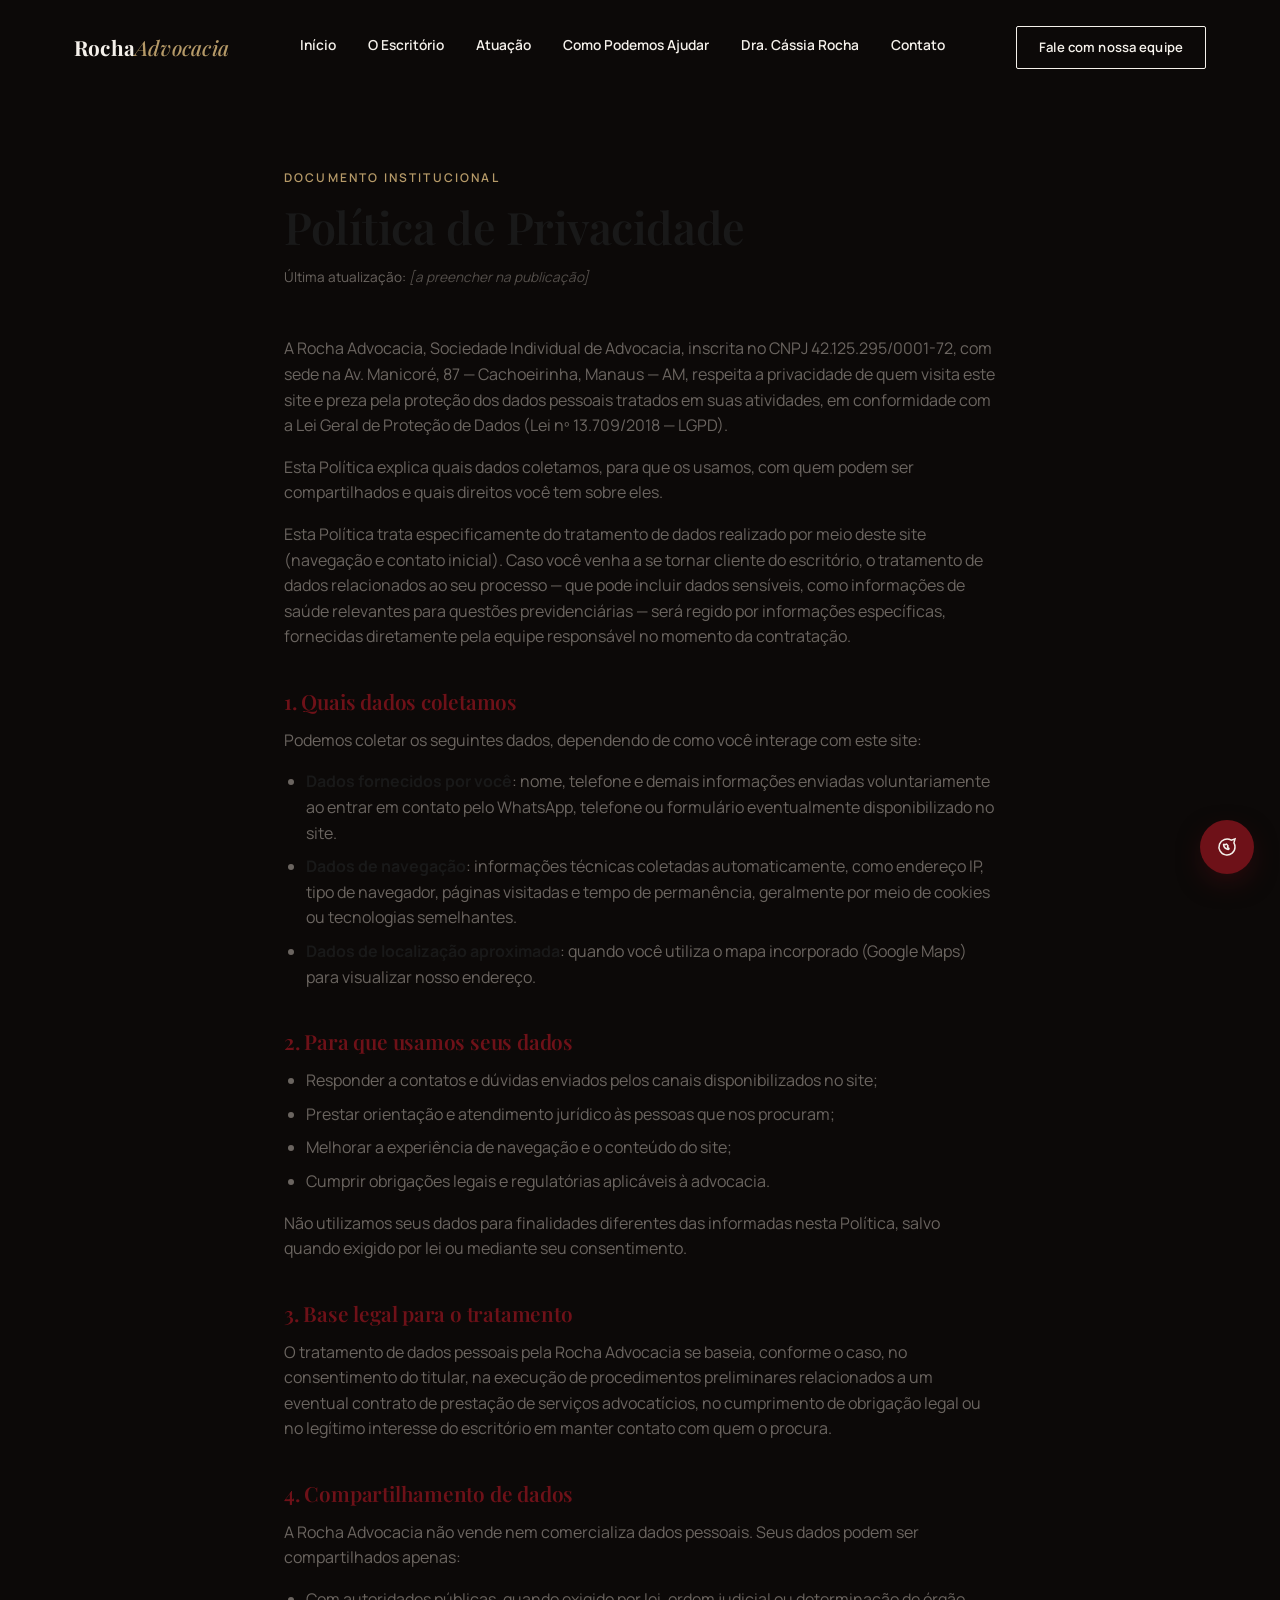
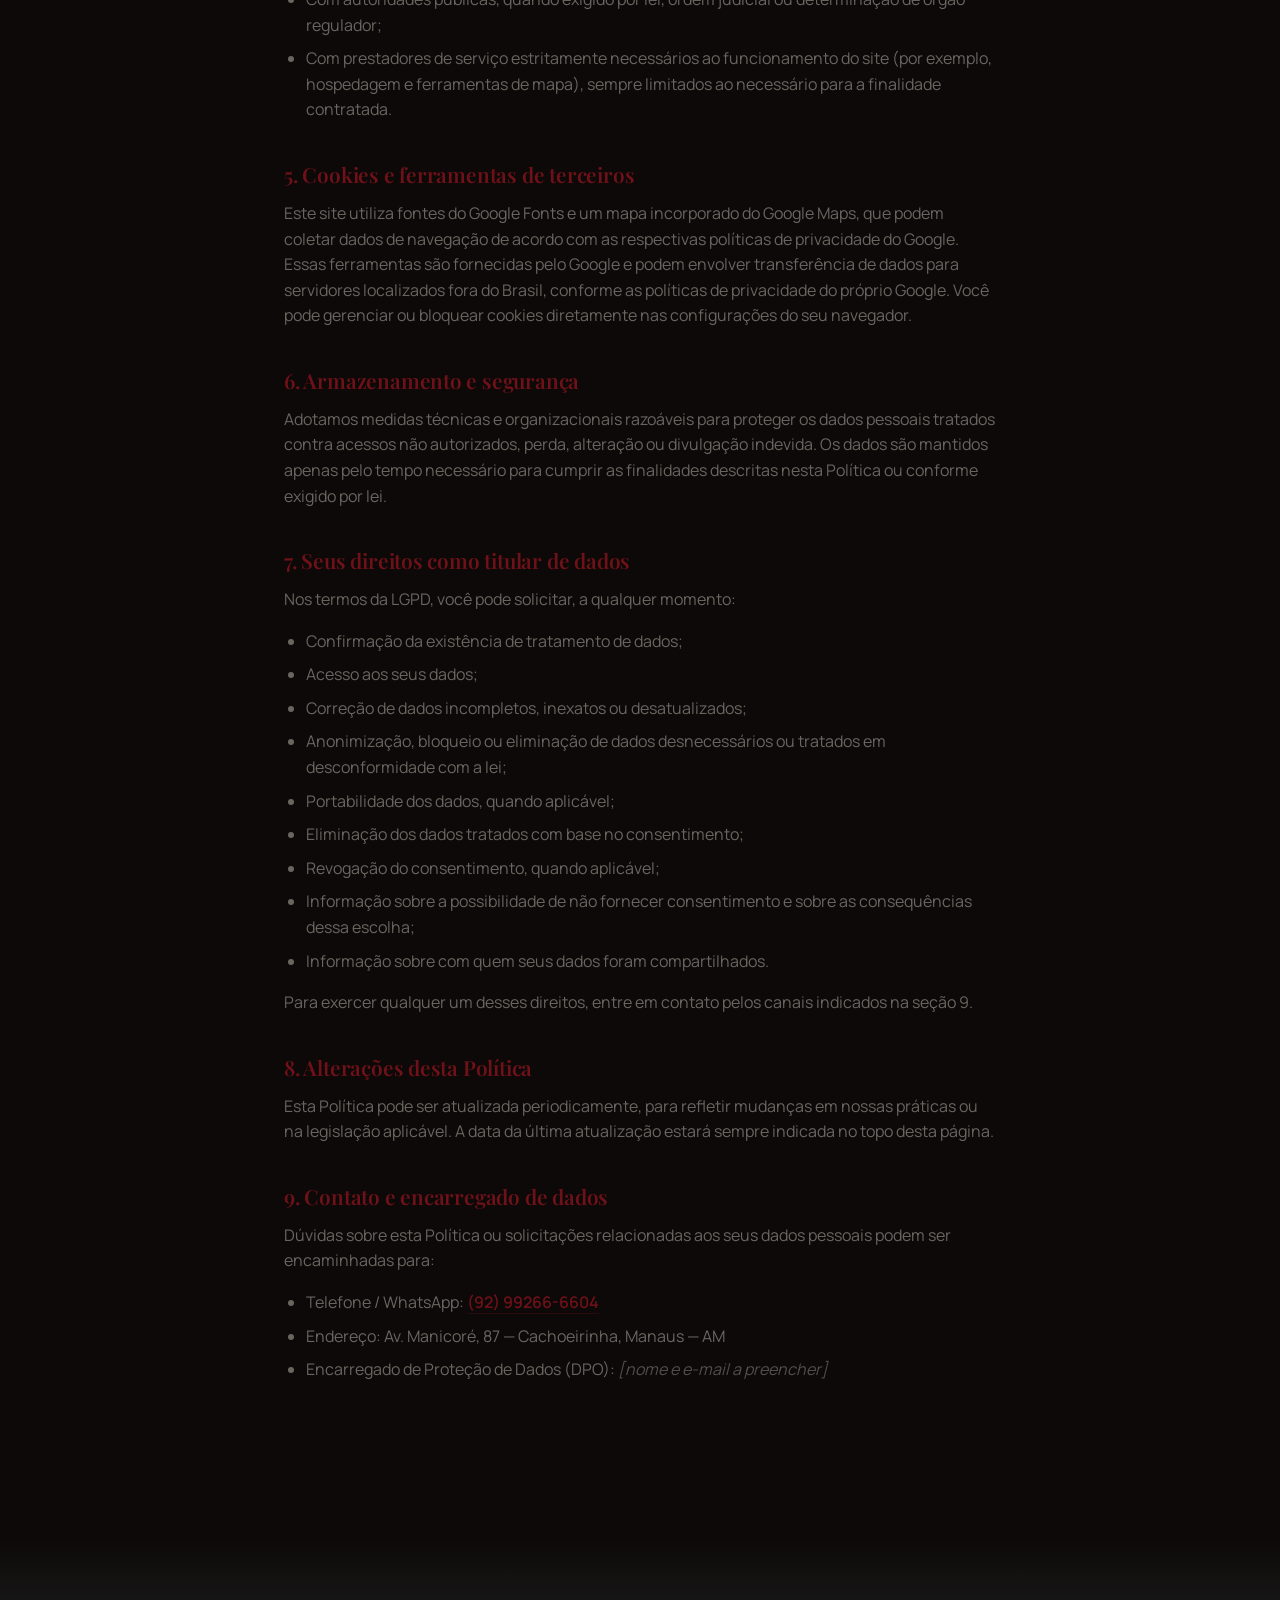
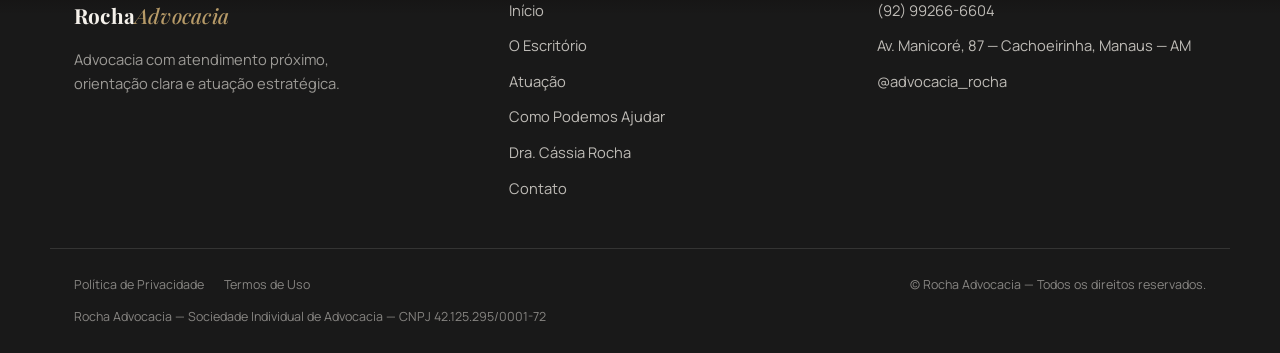
<file: privacidade.html>
<!DOCTYPE html>
<html lang="pt-BR">
<head>
<meta charset="UTF-8">
<meta name="viewport" content="width=device-width, initial-scale=1.0">
<title>Política de Privacidade | Rocha Advocacia</title>
<meta name="description" content="Política de Privacidade da Rocha Advocacia — como coletamos, usamos e protegemos seus dados pessoais, em conformidade com a LGPD.">
<meta name="robots" content="noindex">

<link rel="preconnect" href="https://fonts.googleapis.com">
<link rel="preconnect" href="https://fonts.gstatic.com" crossorigin>
<link href="https://fonts.googleapis.com/css2?family=Playfair+Display:ital,wght@0,500;0,600;0,700;1,500&family=Manrope:wght@400;500;600;700&display=swap" rel="stylesheet">

<link rel="stylesheet" href="css/style.css">
</head>
<body>

<a class="skip-link" href="#conteudo-legal">Pular para o conteúdo</a>

<header class="site-header is-scrolled" id="site-header">
  <div class="header-inner">
    <a href="index.html" class="logo">Rocha<span>Advocacia</span></a>

    <nav class="main-nav" id="main-nav" aria-label="Navegação principal">
      <a href="index.html#inicio">Início</a>
      <a href="index.html#escritorio">O Escritório</a>
      <a href="index.html#atuacao">Atuação</a>
      <a href="index.html#como-ajudar">Como Podemos Ajudar</a>
      <a href="index.html#cassia-rocha">Dra. Cássia Rocha</a>
      <a href="index.html#contato">Contato</a>
    </nav>

    <div class="header-actions">
      <a class="btn btn-ghost header-cta" href="https://wa.me/5592992666604?text=Ol%C3%A1%2C%20gostaria%20de%20saber%20mais%20sobre%20o%20atendimento%20da%20Rocha%20Advocacia." target="_blank" rel="noopener">Fale com nossa equipe</a>
      <a class="header-whatsapp-icon" href="https://wa.me/5592992666604?text=Ol%C3%A1%2C%20gostaria%20de%20saber%20mais%20sobre%20o%20atendimento%20da%20Rocha%20Advocacia." target="_blank" rel="noopener" aria-label="Falar no WhatsApp">
        <svg viewBox="0 0 24 24" fill="none" stroke="currentColor" stroke-width="1.6"><path d="M20 12a8 8 0 1 1-3.8-6.8L20 4l-1.1 3.9A7.96 7.96 0 0 1 20 12Z"/><path d="M8.5 9.7c.3 2.4 2.4 4.4 4.7 4.7.9.1 1-.6.6-1.1-.3-.4-.9-.6-1.2-1-.2-.3.1-.6.3-.9.3-.4 0-.7-.2-1-.3-.4-.7-1.1-1.1-1.3-.4-.2-.6.1-.9.4-.4.4-1 .2-1.3-.4-.1-.2 0-.3.1-.4Z"/></svg>
      </a>
      <button class="menu-toggle" id="menu-toggle" aria-label="Abrir menu" aria-expanded="false">
        <span></span><span></span><span></span>
      </button>
    </div>
  </div>

  <nav class="mobile-nav" id="mobile-nav" aria-label="Navegação mobile">
    <a href="index.html#inicio">Início</a>
    <a href="index.html#escritorio">O Escritório</a>
    <a href="index.html#atuacao">Atuação</a>
    <a href="index.html#como-ajudar">Como Podemos Ajudar</a>
    <a href="index.html#cassia-rocha">Dra. Cássia Rocha</a>
    <a href="index.html#contato">Contato</a>
    <a href="https://wa.me/5592992666604?text=Ol%C3%A1%2C%20gostaria%20de%20saber%20mais%20sobre%20o%20atendimento%20da%20Rocha%20Advocacia." target="_blank" rel="noopener" class="btn btn-primary mobile-cta">Fale com nossa equipe</a>
  </nav>
</header>

<main class="legal-page" id="conteudo-legal">
  <div class="legal-header">
    <p class="eyebrow">Documento institucional</p>
    <h1>Política de Privacidade</h1>
    <p class="legal-updated">Última atualização: <span class="pending">[a preencher na publicação]</span></p>
  </div>

  <div class="legal-body">
    <p>A Rocha Advocacia, Sociedade Individual de Advocacia, inscrita no CNPJ 42.125.295/0001-72, com sede na Av. Manicoré, 87 — Cachoeirinha, Manaus — AM, respeita a privacidade de quem visita este site e preza pela proteção dos dados pessoais tratados em suas atividades, em conformidade com a Lei Geral de Proteção de Dados (Lei nº 13.709/2018 — LGPD).</p>
    <p>Esta Política explica quais dados coletamos, para que os usamos, com quem podem ser compartilhados e quais direitos você tem sobre eles.</p>
    <p>Esta Política trata especificamente do tratamento de dados realizado por meio deste site (navegação e contato inicial). Caso você venha a se tornar cliente do escritório, o tratamento de dados relacionados ao seu processo — que pode incluir dados sensíveis, como informações de saúde relevantes para questões previdenciárias — será regido por informações específicas, fornecidas diretamente pela equipe responsável no momento da contratação.</p>

    <h2>1. Quais dados coletamos</h2>
    <p>Podemos coletar os seguintes dados, dependendo de como você interage com este site:</p>
    <ul>
      <li><strong>Dados fornecidos por você</strong>: nome, telefone e demais informações enviadas voluntariamente ao entrar em contato pelo WhatsApp, telefone ou formulário eventualmente disponibilizado no site.</li>
      <li><strong>Dados de navegação</strong>: informações técnicas coletadas automaticamente, como endereço IP, tipo de navegador, páginas visitadas e tempo de permanência, geralmente por meio de cookies ou tecnologias semelhantes.</li>
      <li><strong>Dados de localização aproximada</strong>: quando você utiliza o mapa incorporado (Google Maps) para visualizar nosso endereço.</li>
    </ul>

    <h2>2. Para que usamos seus dados</h2>
    <ul>
      <li>Responder a contatos e dúvidas enviados pelos canais disponibilizados no site;</li>
      <li>Prestar orientação e atendimento jurídico às pessoas que nos procuram;</li>
      <li>Melhorar a experiência de navegação e o conteúdo do site;</li>
      <li>Cumprir obrigações legais e regulatórias aplicáveis à advocacia.</li>
    </ul>
    <p>Não utilizamos seus dados para finalidades diferentes das informadas nesta Política, salvo quando exigido por lei ou mediante seu consentimento.</p>

    <h2>3. Base legal para o tratamento</h2>
    <p>O tratamento de dados pessoais pela Rocha Advocacia se baseia, conforme o caso, no consentimento do titular, na execução de procedimentos preliminares relacionados a um eventual contrato de prestação de serviços advocatícios, no cumprimento de obrigação legal ou no legítimo interesse do escritório em manter contato com quem o procura.</p>

    <h2>4. Compartilhamento de dados</h2>
    <p>A Rocha Advocacia não vende nem comercializa dados pessoais. Seus dados podem ser compartilhados apenas:</p>
    <ul>
      <li>Com autoridades públicas, quando exigido por lei, ordem judicial ou determinação de órgão regulador;</li>
      <li>Com prestadores de serviço estritamente necessários ao funcionamento do site (por exemplo, hospedagem e ferramentas de mapa), sempre limitados ao necessário para a finalidade contratada.</li>
    </ul>

    <h2>5. Cookies e ferramentas de terceiros</h2>
    <p>Este site utiliza fontes do Google Fonts e um mapa incorporado do Google Maps, que podem coletar dados de navegação de acordo com as respectivas políticas de privacidade do Google. Essas ferramentas são fornecidas pelo Google e podem envolver transferência de dados para servidores localizados fora do Brasil, conforme as políticas de privacidade do próprio Google. Você pode gerenciar ou bloquear cookies diretamente nas configurações do seu navegador.</p>

    <h2>6. Armazenamento e segurança</h2>
    <p>Adotamos medidas técnicas e organizacionais razoáveis para proteger os dados pessoais tratados contra acessos não autorizados, perda, alteração ou divulgação indevida. Os dados são mantidos apenas pelo tempo necessário para cumprir as finalidades descritas nesta Política ou conforme exigido por lei.</p>

    <h2>7. Seus direitos como titular de dados</h2>
    <p>Nos termos da LGPD, você pode solicitar, a qualquer momento:</p>
    <ul>
      <li>Confirmação da existência de tratamento de dados;</li>
      <li>Acesso aos seus dados;</li>
      <li>Correção de dados incompletos, inexatos ou desatualizados;</li>
      <li>Anonimização, bloqueio ou eliminação de dados desnecessários ou tratados em desconformidade com a lei;</li>
      <li>Portabilidade dos dados, quando aplicável;</li>
      <li>Eliminação dos dados tratados com base no consentimento;</li>
      <li>Revogação do consentimento, quando aplicável;</li>
      <li>Informação sobre a possibilidade de não fornecer consentimento e sobre as consequências dessa escolha;</li>
      <li>Informação sobre com quem seus dados foram compartilhados.</li>
    </ul>
    <p>Para exercer qualquer um desses direitos, entre em contato pelos canais indicados na seção 9.</p>

    <h2>8. Alterações desta Política</h2>
    <p>Esta Política pode ser atualizada periodicamente, para refletir mudanças em nossas práticas ou na legislação aplicável. A data da última atualização estará sempre indicada no topo desta página.</p>

    <h2>9. Contato e encarregado de dados</h2>
    <p>Dúvidas sobre esta Política ou solicitações relacionadas aos seus dados pessoais podem ser encaminhadas para:</p>
    <ul>
      <li>Telefone / WhatsApp: <a href="tel:+5592992666604">(92) 99266-6604</a></li>
      <li>Endereço: Av. Manicoré, 87 — Cachoeirinha, Manaus — AM</li>
      <li>Encarregado de Proteção de Dados (DPO): <span class="pending">[nome e e-mail a preencher]</span></li>
    </ul>
  </div>
</main>

<footer class="site-footer">
  <div class="footer-top">
    <div class="footer-brand">
      <a href="index.html" class="logo logo--footer">Rocha<span>Advocacia</span></a>
      <p>Advocacia com atendimento próximo, orientação clara e atuação estratégica.</p>
    </div>

    <nav class="footer-nav" aria-label="Navegação do rodapé">
      <a href="index.html#inicio">Início</a>
      <a href="index.html#escritorio">O Escritório</a>
      <a href="index.html#atuacao">Atuação</a>
      <a href="index.html#como-ajudar">Como Podemos Ajudar</a>
      <a href="index.html#cassia-rocha">Dra. Cássia Rocha</a>
      <a href="index.html#contato">Contato</a>
    </nav>

    <div class="footer-contact">
      <p><a href="tel:+5592992666604">(92) 99266-6604</a></p>
      <p>Av. Manicoré, 87 — Cachoeirinha, Manaus — AM</p>
      <p><a href="https://www.instagram.com/advocacia_rocha" target="_blank" rel="noopener">@advocacia_rocha</a></p>
    </div>
  </div>

  <div class="footer-bottom">
    <div class="footer-legal">
      <a href="privacidade.html">Política de Privacidade</a>
      <a href="termos.html">Termos de Uso</a>
    </div>
    <p class="footer-corporate">Rocha Advocacia — Sociedade Individual de Advocacia — CNPJ 42.125.295/0001-72</p>
    <p class="footer-copyright">© Rocha Advocacia — Todos os direitos reservados.</p>
  </div>
</footer>

<a class="whatsapp-float" href="https://wa.me/5592992666604?text=Ol%C3%A1%2C%20gostaria%20de%20saber%20mais%20sobre%20o%20atendimento%20da%20Rocha%20Advocacia." target="_blank" rel="noopener" aria-label="Falar no WhatsApp">
  <svg viewBox="0 0 24 24" fill="none" stroke="currentColor" stroke-width="1.5"><path d="M20 12a8 8 0 1 1-3.8-6.8L20 4l-1.1 3.9A7.96 7.96 0 0 1 20 12Z"/><path d="M8.5 9.7c.3 2.4 2.4 4.4 4.7 4.7.9.1 1-.6.6-1.1-.3-.4-.9-.6-1.2-1-.2-.3.1-.6.3-.9.3-.4 0-.7-.2-1-.3-.4-.7-1.1-1.1-1.3-.4-.2-.6.1-.9.4-.4.4-1 .2-1.3-.4-.1-.2 0-.3.1-.4Z"/></svg>
</a>

<script src="js/app.js"></script>
</body>
</html>
</file>
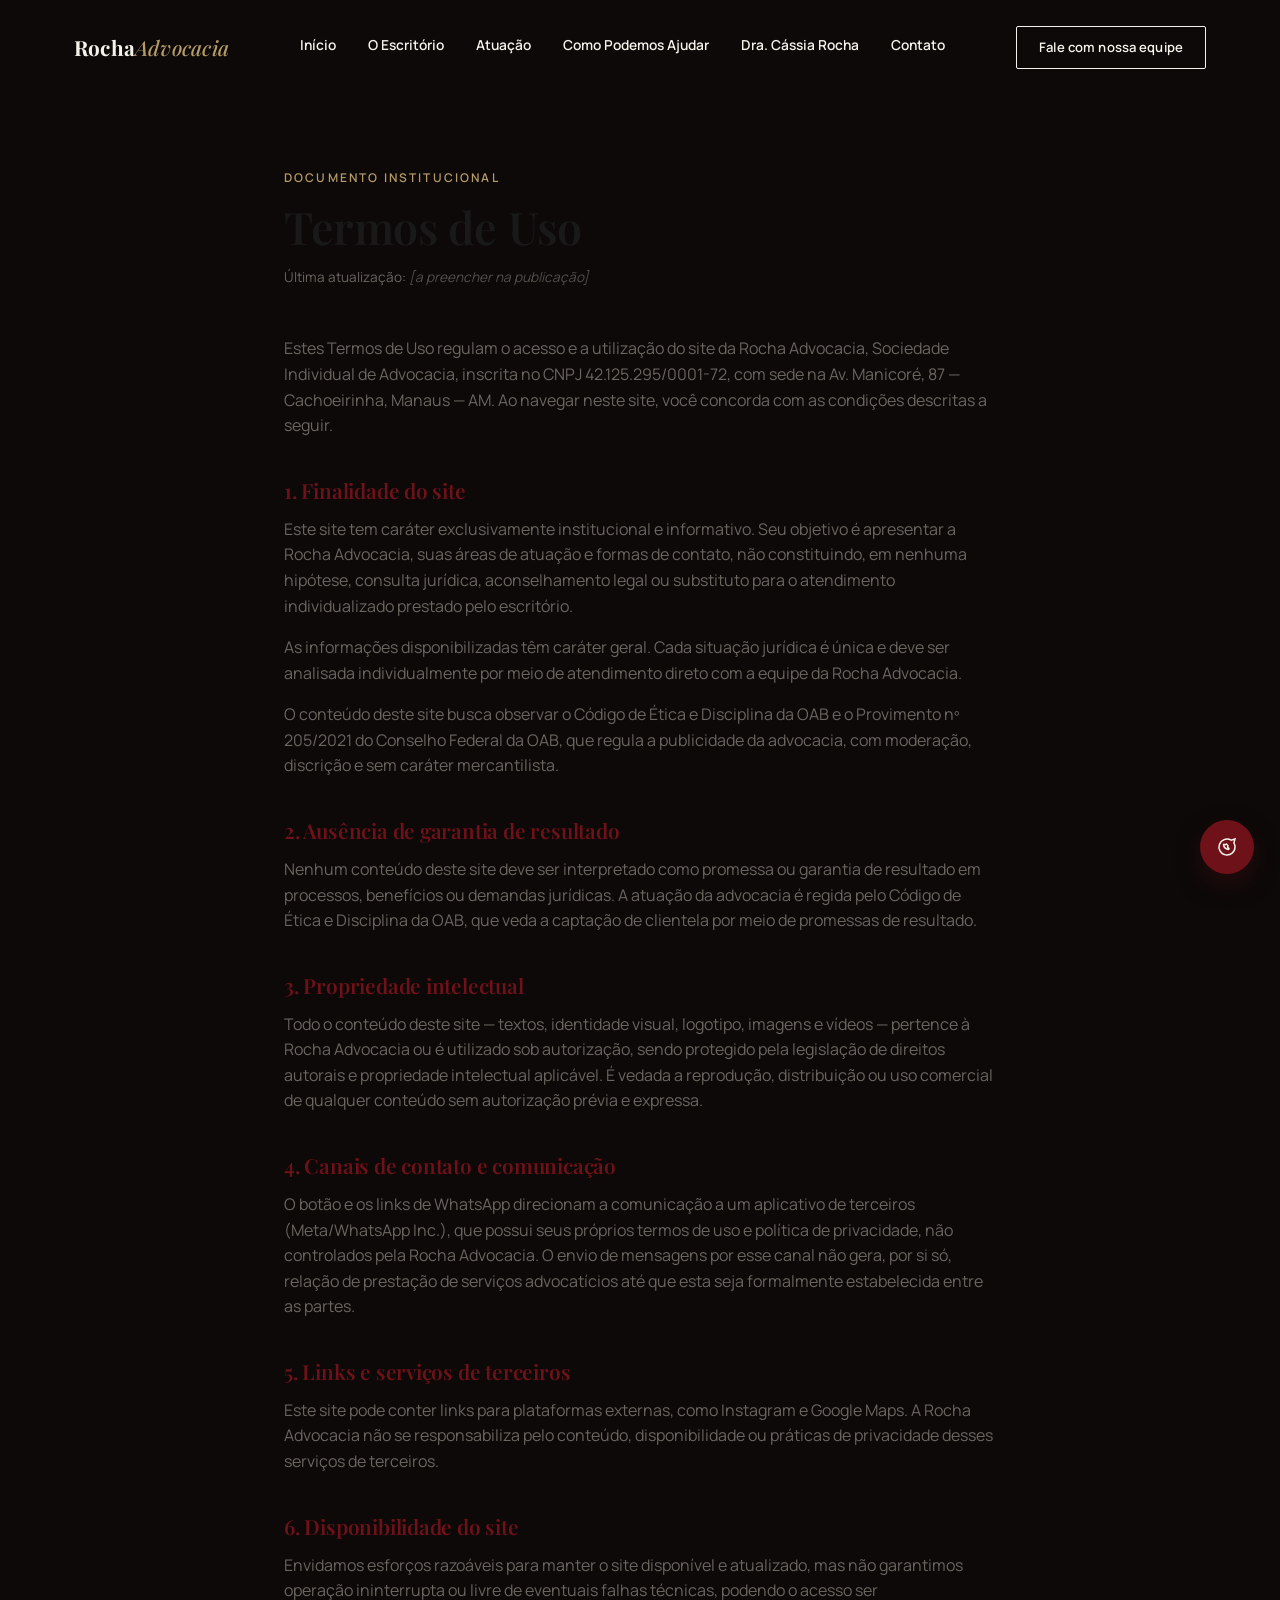
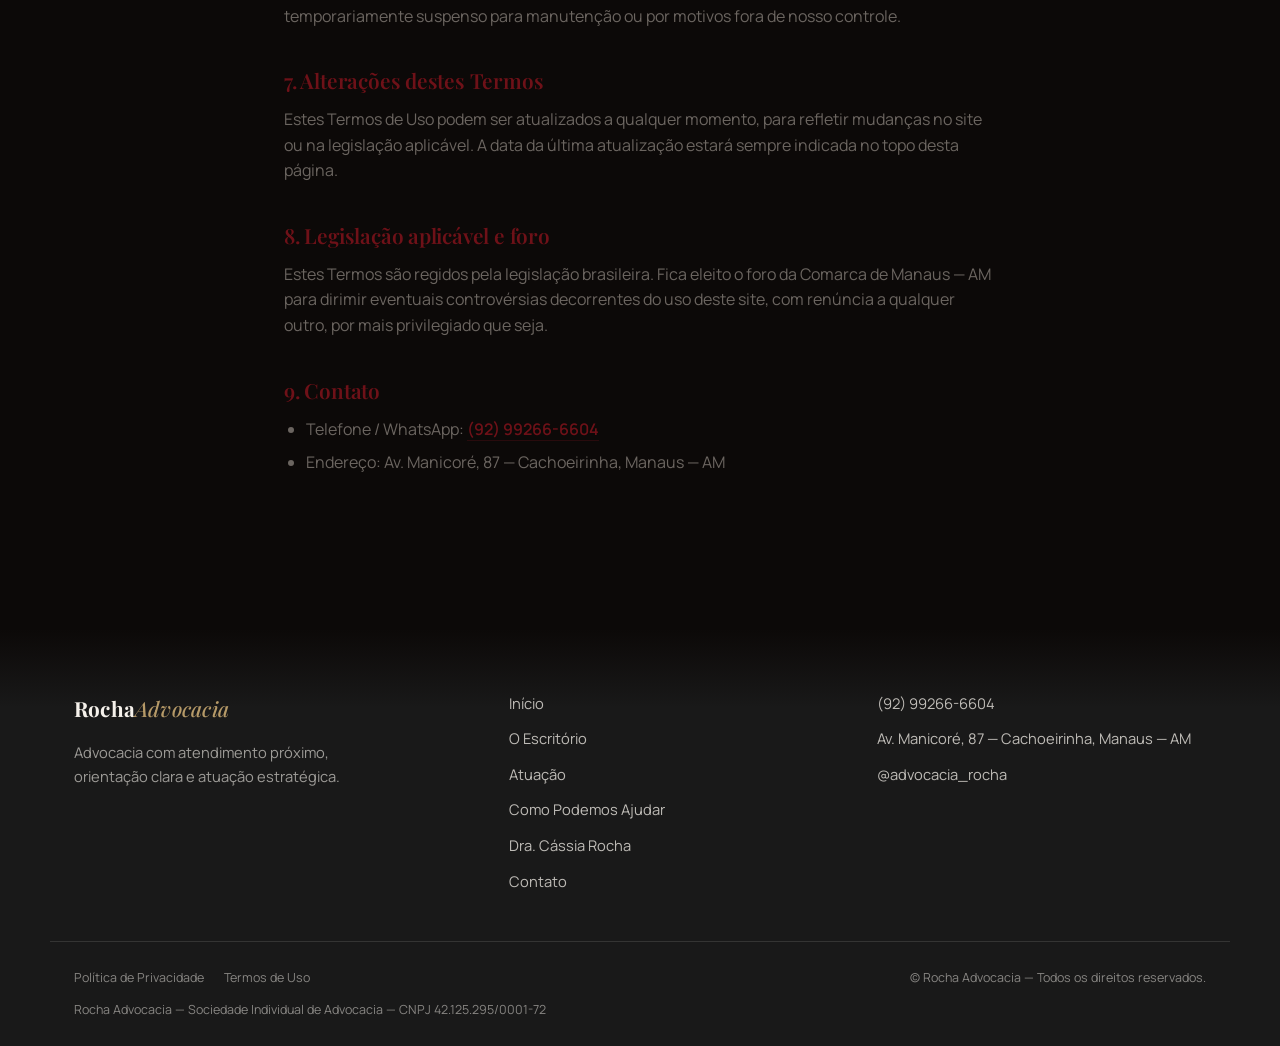
<file: termos.html>
<!DOCTYPE html>
<html lang="pt-BR">
<head>
<meta charset="UTF-8">
<meta name="viewport" content="width=device-width, initial-scale=1.0">
<title>Termos de Uso | Rocha Advocacia</title>
<meta name="description" content="Termos de Uso do site da Rocha Advocacia — condições de utilização, limites de responsabilidade e propriedade de conteúdo.">
<meta name="robots" content="noindex">

<link rel="preconnect" href="https://fonts.googleapis.com">
<link rel="preconnect" href="https://fonts.gstatic.com" crossorigin>
<link href="https://fonts.googleapis.com/css2?family=Playfair+Display:ital,wght@0,500;0,600;0,700;1,500&family=Manrope:wght@400;500;600;700&display=swap" rel="stylesheet">

<link rel="stylesheet" href="css/style.css">
</head>
<body>

<a class="skip-link" href="#conteudo-legal">Pular para o conteúdo</a>

<header class="site-header is-scrolled" id="site-header">
  <div class="header-inner">
    <a href="index.html" class="logo">Rocha<span>Advocacia</span></a>

    <nav class="main-nav" id="main-nav" aria-label="Navegação principal">
      <a href="index.html#inicio">Início</a>
      <a href="index.html#escritorio">O Escritório</a>
      <a href="index.html#atuacao">Atuação</a>
      <a href="index.html#como-ajudar">Como Podemos Ajudar</a>
      <a href="index.html#cassia-rocha">Dra. Cássia Rocha</a>
      <a href="index.html#contato">Contato</a>
    </nav>

    <div class="header-actions">
      <a class="btn btn-ghost header-cta" href="https://wa.me/5592992666604?text=Ol%C3%A1%2C%20gostaria%20de%20saber%20mais%20sobre%20o%20atendimento%20da%20Rocha%20Advocacia." target="_blank" rel="noopener">Fale com nossa equipe</a>
      <a class="header-whatsapp-icon" href="https://wa.me/5592992666604?text=Ol%C3%A1%2C%20gostaria%20de%20saber%20mais%20sobre%20o%20atendimento%20da%20Rocha%20Advocacia." target="_blank" rel="noopener" aria-label="Falar no WhatsApp">
        <svg viewBox="0 0 24 24" fill="none" stroke="currentColor" stroke-width="1.6"><path d="M20 12a8 8 0 1 1-3.8-6.8L20 4l-1.1 3.9A7.96 7.96 0 0 1 20 12Z"/><path d="M8.5 9.7c.3 2.4 2.4 4.4 4.7 4.7.9.1 1-.6.6-1.1-.3-.4-.9-.6-1.2-1-.2-.3.1-.6.3-.9.3-.4 0-.7-.2-1-.3-.4-.7-1.1-1.1-1.3-.4-.2-.6.1-.9.4-.4.4-1 .2-1.3-.4-.1-.2 0-.3.1-.4Z"/></svg>
      </a>
      <button class="menu-toggle" id="menu-toggle" aria-label="Abrir menu" aria-expanded="false">
        <span></span><span></span><span></span>
      </button>
    </div>
  </div>

  <nav class="mobile-nav" id="mobile-nav" aria-label="Navegação mobile">
    <a href="index.html#inicio">Início</a>
    <a href="index.html#escritorio">O Escritório</a>
    <a href="index.html#atuacao">Atuação</a>
    <a href="index.html#como-ajudar">Como Podemos Ajudar</a>
    <a href="index.html#cassia-rocha">Dra. Cássia Rocha</a>
    <a href="index.html#contato">Contato</a>
    <a href="https://wa.me/5592992666604?text=Ol%C3%A1%2C%20gostaria%20de%20saber%20mais%20sobre%20o%20atendimento%20da%20Rocha%20Advocacia." target="_blank" rel="noopener" class="btn btn-primary mobile-cta">Fale com nossa equipe</a>
  </nav>
</header>

<main class="legal-page" id="conteudo-legal">
  <div class="legal-header">
    <p class="eyebrow">Documento institucional</p>
    <h1>Termos de Uso</h1>
    <p class="legal-updated">Última atualização: <span class="pending">[a preencher na publicação]</span></p>
  </div>

  <div class="legal-body">
    <p>Estes Termos de Uso regulam o acesso e a utilização do site da Rocha Advocacia, Sociedade Individual de Advocacia, inscrita no CNPJ 42.125.295/0001-72, com sede na Av. Manicoré, 87 — Cachoeirinha, Manaus — AM. Ao navegar neste site, você concorda com as condições descritas a seguir.</p>

    <h2>1. Finalidade do site</h2>
    <p>Este site tem caráter exclusivamente institucional e informativo. Seu objetivo é apresentar a Rocha Advocacia, suas áreas de atuação e formas de contato, não constituindo, em nenhuma hipótese, consulta jurídica, aconselhamento legal ou substituto para o atendimento individualizado prestado pelo escritório.</p>
    <p>As informações disponibilizadas têm caráter geral. Cada situação jurídica é única e deve ser analisada individualmente por meio de atendimento direto com a equipe da Rocha Advocacia.</p>
    <p>O conteúdo deste site busca observar o Código de Ética e Disciplina da OAB e o Provimento nº 205/2021 do Conselho Federal da OAB, que regula a publicidade da advocacia, com moderação, discrição e sem caráter mercantilista.</p>

    <h2>2. Ausência de garantia de resultado</h2>
    <p>Nenhum conteúdo deste site deve ser interpretado como promessa ou garantia de resultado em processos, benefícios ou demandas jurídicas. A atuação da advocacia é regida pelo Código de Ética e Disciplina da OAB, que veda a captação de clientela por meio de promessas de resultado.</p>

    <h2>3. Propriedade intelectual</h2>
    <p>Todo o conteúdo deste site — textos, identidade visual, logotipo, imagens e vídeos — pertence à Rocha Advocacia ou é utilizado sob autorização, sendo protegido pela legislação de direitos autorais e propriedade intelectual aplicável. É vedada a reprodução, distribuição ou uso comercial de qualquer conteúdo sem autorização prévia e expressa.</p>

    <h2>4. Canais de contato e comunicação</h2>
    <p>O botão e os links de WhatsApp direcionam a comunicação a um aplicativo de terceiros (Meta/WhatsApp Inc.), que possui seus próprios termos de uso e política de privacidade, não controlados pela Rocha Advocacia. O envio de mensagens por esse canal não gera, por si só, relação de prestação de serviços advocatícios até que esta seja formalmente estabelecida entre as partes.</p>

    <h2>5. Links e serviços de terceiros</h2>
    <p>Este site pode conter links para plataformas externas, como Instagram e Google Maps. A Rocha Advocacia não se responsabiliza pelo conteúdo, disponibilidade ou práticas de privacidade desses serviços de terceiros.</p>

    <h2>6. Disponibilidade do site</h2>
    <p>Envidamos esforços razoáveis para manter o site disponível e atualizado, mas não garantimos operação ininterrupta ou livre de eventuais falhas técnicas, podendo o acesso ser temporariamente suspenso para manutenção ou por motivos fora de nosso controle.</p>

    <h2>7. Alterações destes Termos</h2>
    <p>Estes Termos de Uso podem ser atualizados a qualquer momento, para refletir mudanças no site ou na legislação aplicável. A data da última atualização estará sempre indicada no topo desta página.</p>

    <h2>8. Legislação aplicável e foro</h2>
    <p>Estes Termos são regidos pela legislação brasileira. Fica eleito o foro da Comarca de Manaus — AM para dirimir eventuais controvérsias decorrentes do uso deste site, com renúncia a qualquer outro, por mais privilegiado que seja.</p>

    <h2>9. Contato</h2>
    <ul>
      <li>Telefone / WhatsApp: <a href="tel:+5592992666604">(92) 99266-6604</a></li>
      <li>Endereço: Av. Manicoré, 87 — Cachoeirinha, Manaus — AM</li>
    </ul>
  </div>
</main>

<footer class="site-footer">
  <div class="footer-top">
    <div class="footer-brand">
      <a href="index.html" class="logo logo--footer">Rocha<span>Advocacia</span></a>
      <p>Advocacia com atendimento próximo, orientação clara e atuação estratégica.</p>
    </div>

    <nav class="footer-nav" aria-label="Navegação do rodapé">
      <a href="index.html#inicio">Início</a>
      <a href="index.html#escritorio">O Escritório</a>
      <a href="index.html#atuacao">Atuação</a>
      <a href="index.html#como-ajudar">Como Podemos Ajudar</a>
      <a href="index.html#cassia-rocha">Dra. Cássia Rocha</a>
      <a href="index.html#contato">Contato</a>
    </nav>

    <div class="footer-contact">
      <p><a href="tel:+5592992666604">(92) 99266-6604</a></p>
      <p>Av. Manicoré, 87 — Cachoeirinha, Manaus — AM</p>
      <p><a href="https://www.instagram.com/advocacia_rocha" target="_blank" rel="noopener">@advocacia_rocha</a></p>
    </div>
  </div>

  <div class="footer-bottom">
    <div class="footer-legal">
      <a href="privacidade.html">Política de Privacidade</a>
      <a href="termos.html">Termos de Uso</a>
    </div>
    <p class="footer-corporate">Rocha Advocacia — Sociedade Individual de Advocacia — CNPJ 42.125.295/0001-72</p>
    <p class="footer-copyright">© Rocha Advocacia — Todos os direitos reservados.</p>
  </div>
</footer>

<a class="whatsapp-float" href="https://wa.me/5592992666604?text=Ol%C3%A1%2C%20gostaria%20de%20saber%20mais%20sobre%20o%20atendimento%20da%20Rocha%20Advocacia." target="_blank" rel="noopener" aria-label="Falar no WhatsApp">
  <svg viewBox="0 0 24 24" fill="none" stroke="currentColor" stroke-width="1.5"><path d="M20 12a8 8 0 1 1-3.8-6.8L20 4l-1.1 3.9A7.96 7.96 0 0 1 20 12Z"/><path d="M8.5 9.7c.3 2.4 2.4 4.4 4.7 4.7.9.1 1-.6.6-1.1-.3-.4-.9-.6-1.2-1-.2-.3.1-.6.3-.9.3-.4 0-.7-.2-1-.3-.4-.7-1.1-1.1-1.3-.4-.2-.6.1-.9.4-.4.4-1 .2-1.3-.4-.1-.2 0-.3.1-.4Z"/></svg>
</a>

<script src="js/app.js"></script>
</body>
</html>
</file>
<file: css/style.css>
/* ===================== TOKENS ===================== */
:root {
  --bordo: #6E1118;
  --vermelho: #8E1820;
  --offwhite: #F5F1EB;
  --areia: #D9CFC2;
  --grafite: #191919;
  --champagne: #B69A68;
  --white: #FFFFFF;

  --text-on-light: var(--grafite);
  --text-muted: #6b6560;
  --text-on-dark: var(--offwhite);

  --font-display: 'Playfair Display', 'Georgia', serif;
  --font-body: 'Manrope', 'Segoe UI', sans-serif;

  --container: 1180px;
  --gap-section: clamp(72px, 10vw, 140px);
  --radius: 2px;
  --ease: cubic-bezier(0.16, 1, 0.3, 1);
}

/* ===================== RESET ===================== */
*, *::before, *::after { box-sizing: border-box; margin: 0; padding: 0; }
html { scroll-behavior: smooth; }
body {
  font-family: var(--font-body);
  color: var(--text-on-light);
  background: #0c0908;
  line-height: 1.6;
  -webkit-font-smoothing: antialiased;
  overflow-x: hidden;
}
img, svg { display: block; max-width: 100%; }
a { color: inherit; text-decoration: none; }
ul { list-style: none; }
button { font: inherit; background: none; border: none; cursor: pointer; color: inherit; }
h1, h2, h3, h4 { font-family: var(--font-display); font-weight: 600; line-height: 1.15; letter-spacing: -0.01em; }
.skip-link { position: absolute; left: -999px; top: 0; background: var(--bordo); color: var(--white); padding: 12px 20px; z-index: 999; }
.skip-link:focus { left: 0; }

@media (prefers-reduced-motion: reduce) {
  html { scroll-behavior: auto; }
  * { animation-duration: 0.01ms !important; transition-duration: 0.01ms !important; }
}

/* ===================== SHARED ===================== */
.eyebrow {
  font-size: 0.75rem;
  text-transform: uppercase;
  letter-spacing: 0.18em;
  color: var(--champagne);
  font-weight: 600;
  margin-bottom: 14px;
}
.section-heading {
  max-width: 720px;
  margin: 0 auto 56px;
  text-align: center;
  padding: 0 24px;
}
.section-heading h2 { font-size: clamp(1.9rem, 3.4vw, 2.6rem); }

.btn {
  display: inline-flex;
  align-items: center;
  justify-content: center;
  padding: 15px 30px;
  font-size: 0.92rem;
  font-weight: 600;
  letter-spacing: 0.01em;
  border-radius: var(--radius);
  transition: all 0.35s var(--ease);
  border: 1px solid transparent;
  white-space: nowrap;
}
.btn-primary { background: var(--bordo); color: var(--white); }
.btn-primary:hover { background: #591016; transform: translateY(-2px); }
.btn-primary--light { background: var(--bordo); color: var(--white); }
.btn-primary--light:hover { background: #591016; }
.btn-outline { border-color: var(--grafite); color: var(--grafite); }
.btn-outline:hover { background: var(--grafite); color: var(--white); }
.btn-outline--light { border-color: rgba(245,241,235,0.55); color: var(--offwhite); }
.btn-outline--light:hover { background: rgba(245,241,235,0.12); border-color: var(--offwhite); }
.btn-ghost { border-color: currentColor; padding: 10px 22px; font-size: 0.82rem; }
.btn-ghost:hover { background: var(--grafite); color: var(--white); border-color: var(--grafite); }

.text-link { display: inline-flex; gap: 6px; font-weight: 600; color: var(--bordo); border-bottom: 1px solid transparent; transition: border-color 0.3s var(--ease), gap 0.3s var(--ease); }
.text-link:hover { border-color: var(--bordo); gap: 10px; }

.pending { color: var(--text-muted); font-style: italic; opacity: 0.75; }



/* Promotes background videos to their own GPU compositing layer, so the
   scroll-linked opacity crossfade is a cheap compositor-only operation
   instead of a full repaint on every frame. */
.bg-video { will-change: opacity; }

/* ===================== REVEAL ANIMATION ===================== */
.reveal { opacity: 0; transition: opacity 0.9s var(--ease), transform 0.9s var(--ease); }
.reveal[data-reveal="up"] { transform: translateY(36px); }
.reveal[data-reveal="left"] { transform: translateX(-36px); }
.reveal[data-reveal="right"] { transform: translateX(36px); }
.reveal.is-visible { opacity: 1; transform: translate(0, 0); }

/* ===================== HEADER ===================== */
.site-header {
  position: fixed;
  top: 0; left: 0; right: 0;
  z-index: 100;
  transition: background 0.4s var(--ease), box-shadow 0.4s var(--ease), backdrop-filter 0.4s var(--ease), padding 0.4s var(--ease);
  padding: 26px 0;
}
.site-header.is-scrolled {
  background: rgba(110,17,24,0.94);
  backdrop-filter: blur(14px);
  -webkit-backdrop-filter: blur(14px);
  box-shadow: 0 1px 0 rgba(0,0,0,0.15);
  padding: 14px 0;
}
.header-inner {
  max-width: var(--container);
  margin: 0 auto;
  padding: 0 24px;
  display: flex;
  align-items: center;
  justify-content: space-between;
  gap: 24px;
}
.logo {
  font-family: var(--font-display);
  font-size: 1.3rem;
  font-weight: 700;
  color: var(--offwhite);
  letter-spacing: 0.01em;
}
.logo span { color: var(--champagne); font-style: italic; font-weight: 500; }

.main-nav { display: flex; gap: 32px; }
.main-nav a {
  font-size: 0.86rem;
  font-weight: 600;
  color: var(--offwhite);
  position: relative;
  padding-bottom: 4px;
  white-space: nowrap;
}
.main-nav a::after {
  content: "";
  position: absolute;
  left: 0; right: 100%;
  bottom: 0;
  height: 1px;
  background: currentColor;
  transition: right 0.35s var(--ease);
}
.main-nav a:hover::after { right: 0; }

.header-actions { display: flex; align-items: center; gap: 16px; color: var(--offwhite); }
.header-whatsapp-icon { display: none; width: 22px; height: 22px; color: var(--offwhite); }

.menu-toggle { display: none; flex-direction: column; gap: 5px; width: 26px; }
.menu-toggle span { display: block; height: 1.5px; background: var(--offwhite); transition: all 0.3s var(--ease); }
.menu-toggle[aria-expanded="true"] span:nth-child(1) { transform: translateY(6.5px) rotate(45deg); }
.menu-toggle[aria-expanded="true"] span:nth-child(2) { opacity: 0; }
.menu-toggle[aria-expanded="true"] span:nth-child(3) { transform: translateY(-6.5px) rotate(-45deg); }

.mobile-nav {
  display: none;
  flex-direction: column;
  gap: 4px;
  max-height: 0;
  overflow: hidden;
  transition: max-height 0.45s var(--ease);
  background: var(--offwhite);
}
.mobile-nav.is-open { max-height: 520px; }
.mobile-nav a {
  padding: 16px 24px;
  border-top: 1px solid rgba(25,25,25,0.08);
  font-weight: 600;
  color: var(--grafite);
}
.mobile-cta { margin: 16px 24px; text-align: center; border-top: none; }

/* ===================== HERO ===================== */
.hero {
  position: relative;
  min-height: max(100svh, 760px);
  padding-top: 110px;
  display: flex;
  align-items: flex-end;
  overflow: hidden;
  background: var(--grafite);
}
.hero-media { position: absolute; inset: 0; will-change: transform; }
.hero-media img, .hero-media video { width: 100%; height: 100%; object-fit: cover; display: block; }
.hero-scrim {
  position: absolute; inset: 0;
  background: linear-gradient(0deg, rgba(0,0,0,0.62) 0%, rgba(0,0,0,0.15) 45%, rgba(0,0,0,0.35) 100%);
}
.hero-content {
  position: relative;
  z-index: 2;
  max-width: var(--container);
  margin: 0 auto;
  padding: 0 24px 100px;
  width: 100%;
  color: var(--offwhite);
}
.hero-content .eyebrow { color: var(--champagne); }
.hero h1 {
  font-size: clamp(2.4rem, 6vw, 4.4rem);
  max-width: 17ch;
  margin-bottom: 22px;
  color: var(--offwhite);
}
.hero-lead { font-size: 1.1rem; max-width: 46ch; color: rgba(245,241,235,0.86); margin-bottom: 36px; }
.hero-actions { display: flex; flex-wrap: wrap; gap: 16px; }
.hero .btn-outline { border-color: rgba(245,241,235,0.5); color: var(--offwhite); }
.hero .btn-outline:hover { background: rgba(245,241,235,0.12); border-color: var(--offwhite); }

.scroll-indicator {
  position: absolute;
  bottom: 28px;
  left: 50%;
  transform: translateX(-50%);
  z-index: 2;
  width: 22px;
  height: 36px;
  border: 1px solid rgba(245,241,235,0.5);
  border-radius: 20px;
}
.scroll-indicator span {
  position: absolute;
  top: 7px; left: 50%;
  width: 3px; height: 7px;
  margin-left: -1.5px;
  background: var(--champagne);
  border-radius: 2px;
  animation: scrollDot 1.8s ease-in-out infinite;
}
@keyframes scrollDot { 0%, 100% { transform: translateY(0); opacity: 1; } 60% { transform: translateY(10px); opacity: 0.2; } }

/* ===================== MANIFESTO BAND ===================== */
.manifesto-band {
  position: relative;
  overflow: hidden;
  min-height: clamp(500px, 55vw, 620px);
  display: flex;
  align-items: center;
  background: var(--grafite);
}
.manifesto-media { position: absolute; inset: 0; }
.manifesto-media video { width: 100%; height: 100%; object-fit: cover; object-position: center center; display: block; }
.manifesto-scrim {
  position: absolute;
  inset: 0;
  background: radial-gradient(ellipse 75% 95% at 50% 50%, rgba(24,11,13,0.7) 0%, rgba(20,15,13,0.6) 55%, rgba(20,15,13,0.55) 100%);
}
.manifesto-inner { position: relative; z-index: 1; max-width: 720px; margin: 0 auto; padding: clamp(60px, 9vw, 100px) 24px; text-align: center; }
.manifesto-mark { display: block; width: 32px; height: 2px; background: var(--champagne); margin: 0 auto 30px; }
.manifesto-quote {
  font-family: var(--font-display);
  font-style: italic;
  font-weight: 500;
  color: var(--offwhite);
  font-size: clamp(1.55rem, 3.2vw, 2.35rem);
  line-height: 1.34;
  letter-spacing: 0.01em;
  margin-bottom: 28px;
}
.manifesto-sub { color: rgba(245,241,235,0.78); font-size: 1.02rem; line-height: 1.65; max-width: 52ch; margin: 0 auto; }

@media (max-width: 600px) {
  /* Lower on purpose: the video is panoramic (the two women sit at its
     far left/right edges, with empty space in the middle). A tall,
     narrow container forces object-fit:cover to crop deep into both
     sides to fill the height, cutting the people out and leaving just
     the empty center. Keeping this band closer to the video's own
     16:9 ratio means far less side-cropping, so both women stay in
     frame. Content (quote + sub text) still comfortably determines
     the actual rendered height above this floor. */
  .manifesto-band { min-height: 260px; }
  .manifesto-inner { padding: 48px 22px; }
  .manifesto-mark { margin-bottom: 22px; }
  .manifesto-quote { font-size: 1.45rem; line-height: 1.4; margin-bottom: 18px; }
  .manifesto-sub { font-size: 0.9rem; line-height: 1.55; }
}

/* ===================== AUTHORITY STRIP ===================== */
.authority-strip {
  position: relative;
  overflow: hidden;
  min-height: clamp(170px, 22vw, 240px);
  display: flex;
  align-items: center;
}
.authority-media { position: absolute; inset: 0; }
.authority-media video { width: 100%; height: 100%; object-fit: cover; display: block; }
.authority-scrim { position: absolute; inset: 0; background: rgba(20,15,13,0.72); }
.authority-inner {
  position: relative;
  z-index: 1;
  width: 100%;
  max-width: var(--container);
  margin: 0 auto;
  padding: 0 24px;
  display: grid;
  grid-template-columns: repeat(4, 1fr);
  gap: 24px;
}
.authority-item { display: flex; align-items: center; gap: 10px; }
.authority-icon { display: inline-flex; width: 20px; height: 20px; color: var(--champagne); flex-shrink: 0; }
.authority-mark { font-family: var(--font-display); font-style: italic; color: var(--champagne); font-size: 1.1rem; }
.authority-item p { font-size: 0.92rem; font-weight: 600; color: var(--offwhite); }


/* ===================== SERVICES ===================== */
.services-section { }
/* ===================== FILL WRAP (video backdrop behind content blocks) ===================== */
.fill-wrap { position: relative; width: 100vw; left: 50%; transform: translateX(-50%); overflow: hidden; margin-top: -1px; margin-bottom: -1px; }
.fill-bg { position: absolute; inset: 0; }
.fill-bg video, .fill-bg img { width: 100%; height: 100%; object-fit: cover; display: block; }
.fill-scrim { position: absolute; inset: 0; background: rgba(15,12,10,0.62); }
.fill-content { position: relative; z-index: 1; max-width: var(--container); margin: 0 auto; padding: 56px 24px; }

/* ===================== SECTION SEAMS (solid, gap-free blend where videos meet) ===================== */
.hero::before, .media-banner::before, .fill-wrap::before,
.transition-section::before, .final-cta::before, .site-footer::before, .manifesto-band::before {
  content: "";
  position: absolute;
  top: -1px; left: 0; right: 0;
  height: clamp(50px, 7vw, 90px);
  background: linear-gradient(to bottom, #0c0908 0%, #0c0908 12%, transparent 100%);
  z-index: 1;
  pointer-events: none;
}
.hero::after, .media-banner::after, .fill-wrap::after,
.transition-section::after, .final-cta::after, .manifesto-band::after {
  content: "";
  position: absolute;
  bottom: -1px; left: 0; right: 0;
  height: clamp(50px, 7vw, 90px);
  background: linear-gradient(to top, #0c0908 0%, #0c0908 12%, transparent 100%);
  z-index: 1;
  pointer-events: none;
}

/* Smaller seam just for the short Authority strip — big enough to blend
   the edges, small enough to never reach the stacked mobile items. */
.authority-strip::before {
  content: "";
  position: absolute;
  top: -1px; left: 0; right: 0;
  height: clamp(18px, 3vw, 34px);
  background: linear-gradient(to bottom, #0c0908 0%, #0c0908 12%, transparent 100%);
  z-index: 1;
  pointer-events: none;
}
.authority-strip::after {
  content: "";
  position: absolute;
  bottom: -1px; left: 0; right: 0;
  height: clamp(18px, 3vw, 34px);
  background: linear-gradient(to top, #0c0908 0%, #0c0908 12%, transparent 100%);
  z-index: 1;
  pointer-events: none;
}

/* ===================== MEDIA BANNER (full-bleed video + overlaid text) ===================== */
.media-banner { position: relative; width: 100vw; left: 50%; transform: translateX(-50%); overflow: hidden; margin-top: -1px; margin-bottom: -1px; }
.media-banner-media { position: absolute; inset: 0; }
.media-banner-media video, .media-banner-media img { width: 100%; height: 100%; object-fit: cover; display: block; }
.media-banner-scrim { position: absolute; inset: 0; }
.media-banner-inner {
  position: relative;
  z-index: 1;
  height: 100%;
  max-width: var(--container);
  margin: 0 auto;
  padding: 0 24px;
  display: flex;
}
.media-banner-text { max-width: 620px; }
.media-banner-text .eyebrow { color: var(--champagne); margin-bottom: 16px; }
.media-banner-text h2 { color: var(--offwhite); font-size: clamp(1.9rem, 3.4vw, 2.6rem); margin-bottom: 18px; }
.media-banner-text p { color: rgba(245,241,235,0.86); margin-bottom: 14px; max-width: 46ch; }
.media-banner-text .text-link { color: var(--offwhite); }
.media-banner-text .text-link:hover { border-color: var(--offwhite); }

/* Bottom-left variant */
.media-banner--bottom { min-height: clamp(420px, 52vw, 600px); }
.media-banner--bottom .media-banner-scrim { background: linear-gradient(0deg, rgba(20,15,13,0.8) 0%, rgba(20,15,13,0.08) 60%, rgba(20,15,13,0.3) 100%); }
.media-banner--bottom .media-banner-inner { align-items: flex-end; padding-bottom: 48px; }

/* Right-aligned split variant */
.media-banner--left { min-height: clamp(480px, 58vw, 680px); }
.media-banner--left .media-banner-scrim { background: linear-gradient(90deg, rgba(20,15,13,0.92) 0%, rgba(20,15,13,0.35) 34%, rgba(20,15,13,0) 100%); }
.media-banner--left .media-banner-inner { align-items: center; justify-content: flex-start; padding: 48px 24px; }
.media-banner--left .media-banner-text { max-width: clamp(260px, 38vw, 460px); }
.services-grid { display: grid; grid-template-columns: repeat(3, 1fr); gap: 16px; }
.service-card {
  background: rgba(20,15,13,0.74);
  border: 1px solid rgba(245,241,235,0.16);
  border-radius: var(--radius);
  padding: 40px 32px;
  color: var(--offwhite);
  transition: transform 0.4s var(--ease), box-shadow 0.4s var(--ease), background 0.4s var(--ease);
}
.service-card:hover { transform: translateY(-6px); box-shadow: 0 24px 50px -20px rgba(0,0,0,0.5); background: rgba(20,15,13,0.72); z-index: 1; position: relative; }
.service-icon {
  display: inline-flex;
  align-items: center;
  justify-content: center;
  width: 46px; height: 46px;
  border: 1px solid var(--champagne);
  border-radius: 50%;
  color: var(--champagne);
  margin-bottom: 22px;
  transition: transform 0.4s var(--ease), background 0.4s var(--ease), color 0.4s var(--ease);
}
.service-icon svg { width: 20px; height: 20px; }
.service-card:hover .service-icon { transform: translateY(-3px) rotate(-6deg); background: var(--champagne); color: var(--grafite); border-color: var(--champagne); }
.service-card h3 { font-size: 1.2rem; margin-bottom: 10px; color: var(--offwhite); }
.service-card p { color: rgba(245,241,235,0.78); font-size: 0.94rem; }

/* ===================== PRACTICE AREAS ===================== */
.practice-section { }
.practice-list { display: grid; grid-template-columns: 1fr 1fr; gap: 18px; }
.practice-item {
  background: rgba(20,15,13,0.74);
  border: 1px solid rgba(245,241,235,0.18);
  padding: 26px 28px;
  border-radius: var(--radius);
  color: var(--offwhite);
  transition: border-color 0.35s var(--ease), background 0.35s var(--ease);
}
.practice-item:hover { border-color: var(--champagne); background: rgba(20,15,13,0.68); }
.practice-item--featured { background: rgba(20,15,13,0.78); border-color: var(--champagne); }
.practice-item--featured:hover { background: rgba(20,15,13,0.9); }
.practice-tag { display: inline-block; font-size: 0.68rem; letter-spacing: 0.14em; text-transform: uppercase; color: var(--champagne); border: 1px solid var(--champagne); padding: 3px 10px; border-radius: 20px; margin-bottom: 12px; }
.practice-item h3 { font-size: 1.3rem; margin-bottom: 6px; color: var(--offwhite); }
.practice-item p { color: rgba(245,241,235,0.78); font-size: 0.94rem; }

/* ===================== PROCESS ===================== */
.process-section { }
.process-track { position: relative; display: grid; grid-template-columns: repeat(4, 1fr); gap: 32px; }
.process-line { position: absolute; top: 14px; left: 4%; right: 4%; height: 1px; background: repeating-linear-gradient(90deg, var(--champagne) 0 6px, transparent 6px 14px); z-index: 0; display: block; }
.process-step { position: relative; z-index: 1; }
.process-number { display: block; font-family: var(--font-display); font-style: italic; font-size: 1.6rem; color: var(--champagne); margin-bottom: 18px; width: fit-content; padding-right: 10px; }
.process-step h3 { font-size: 1.1rem; margin-bottom: 8px; color: var(--offwhite); }
.process-step p { color: rgba(245,241,235,0.8); font-size: 0.92rem; }

/* ===================== TRANSITION ===================== */
.transition-section { position: relative; min-height: 62vh; display: flex; align-items: center; justify-content: center; overflow: hidden; }
.transition-bg { position: absolute; inset: 0; width: 100%; height: 100%; object-fit: cover; }
.transition-scrim { position: absolute; inset: 0; background: linear-gradient(160deg, rgba(25,18,15,0.66) 0%, rgba(25,18,15,0.5) 100%); }
.transition-content { position: relative; z-index: 1; text-align: center; max-width: 640px; padding: 80px 24px; color: var(--offwhite); }
.transition-content h2 { font-size: clamp(1.8rem, 3.4vw, 2.6rem); margin-bottom: 18px; }
.transition-content p { color: rgba(245,241,235,0.82); margin-bottom: 30px; }

/* ===================== PROFILE ===================== */
.profile-section .media-banner--left { min-height: clamp(560px, 68vw, 760px); }
.profile-section .media-banner--left .media-banner-scrim { background: linear-gradient(90deg, rgba(20,15,13,0.94) 0%, rgba(20,15,13,0.55) 42%, rgba(20,15,13,0.05) 78%, rgba(20,15,13,0) 100%); }
.profile-section .media-banner--left .media-banner-text.profile-text { max-width: clamp(300px, 34vw, 430px); }
/* Fixed, explicit framing for Dra. Cássia's photo/video — keeps her face
   (eyes/forehead/hair/chin) safely inside the crop at every container
   ratio, from the very first visible pixel (no scroll- or JS-driven
   repositioning is applied to this element). */
.profile-section .media-banner-media video,
.profile-section .media-banner-media img { object-position: 58% 26%; }
.profile-subtitle { font-weight: 600; color: var(--champagne); margin-bottom: 16px; }
.profile-text p { color: rgba(245,241,235,0.86); max-width: 52ch; margin-bottom: 14px; }
.profile-facts { display: grid; grid-template-columns: 1fr 1fr; gap: 18px 28px; margin-top: 28px; padding-top: 24px; border-top: 1px solid rgba(245,241,235,0.22); }
.profile-fact dt { font-size: 0.7rem; text-transform: uppercase; letter-spacing: 0.1em; color: var(--champagne); font-weight: 700; margin-bottom: 6px; }
.profile-fact dd { font-size: 0.9rem; color: var(--offwhite); }
.profile-fact dd.pending { color: rgba(245,241,235,0.65); }

/* ===================== TESTIMONIALS ===================== */
.testimonials-section { }
.testimonials-content-wrap { max-width: var(--container); margin: 0 auto; padding: 0 24px; }
.testimonials-grid { display: grid; grid-template-columns: repeat(3, 1fr); gap: 24px; margin-bottom: 28px; }
.testimonial-card {
  background: rgba(20,15,13,0.74);
  border: 1px solid rgba(245,241,235,0.16);
  padding: 30px 28px;
  text-align: left;
  border-radius: var(--radius);
  color: var(--offwhite);
  transition: transform 0.4s var(--ease), box-shadow 0.4s var(--ease), background 0.4s var(--ease);
}
.testimonial-card:hover { transform: translateY(-4px); box-shadow: 0 20px 40px -22px rgba(0,0,0,0.5); background: rgba(20,15,13,0.72); }
.testimonial-header { display: flex; align-items: center; gap: 12px; margin-bottom: 16px; }
.testimonial-avatar { width: 44px; height: 44px; border-radius: 50%; object-fit: cover; flex-shrink: 0; border: 1px solid rgba(245,241,235,0.25); }
.testimonial-stars { color: var(--champagne); letter-spacing: 2px; margin-bottom: 16px; }
.testimonial-card p { color: rgba(245,241,235,0.82); margin-bottom: 20px; font-size: 0.95rem; }
.testimonial-name { display: block; font-weight: 700; font-size: 0.9rem; color: var(--offwhite); }
.testimonial-time { display: block; font-size: 0.78rem; color: rgba(245,241,235,0.55); margin-top: 2px; }
.testimonials-link { justify-content: flex-start; color: var(--offwhite); }
.testimonials-link:hover { border-color: var(--offwhite); }

/* ===================== LOCATION ===================== */
.location-section { }
.media-banner-text address { font-style: normal; color: rgba(245,241,235,0.86); line-height: 1.8; margin: 14px 0 18px; }
.media-banner-text .location-phone { margin-bottom: 22px; font-weight: 700; }
.media-banner-text .location-phone a { color: var(--offwhite); }
.location-tag {
  display: inline-block;
  font-size: 0.82rem;
  font-weight: 700;
  letter-spacing: 0.02em;
  color: var(--white);
  background: var(--bordo);
  border: 1px solid var(--bordo);
  border-radius: 20px;
  padding: 6px 16px;
  margin-bottom: 18px;
}
.location-actions { display: flex; flex-wrap: wrap; gap: 14px; }
.location-map { min-height: 420px; border-radius: var(--radius); overflow: hidden; border: 1px solid rgba(245,241,235,0.2); box-shadow: 0 24px 50px -20px rgba(0,0,0,0.5); filter: grayscale(0.15) contrast(1.02); }
.location-map iframe { width: 100%; height: 100%; min-height: 420px; border: 0; }

/* ===================== INSTAGRAM ===================== */
.instagram-section { }
.instagram-content-wrap { max-width: var(--container); margin: 0 auto; padding: 0 24px; text-align: center; }
.instagram-grid { display: grid; grid-template-columns: repeat(3, 1fr); gap: 3px; max-width: 640px; margin: 0 auto 28px; }
.instagram-tile {
  aspect-ratio: 1;
  background: rgba(20,15,13,0.74);
  border: 1px solid rgba(245,241,235,0.16);
  display: flex; align-items: center; justify-content: center;
  color: var(--champagne);
  transition: opacity 0.35s var(--ease);
}
.instagram-tile:hover { opacity: 0.72; }
.instagram-tile svg { width: 28%; }
.instagram-link { justify-content: center; font-family: var(--font-display); font-style: italic; font-size: 1.05rem; color: var(--offwhite); }

/* ===================== FAQ ===================== */
.faq-section { }
.faq-content-wrap { max-width: 820px; margin: 0 auto; padding: 0 24px; }
.faq-item {
  background: rgba(20,15,13,0.74);
  border: 1px solid rgba(245,241,235,0.14);
  border-radius: var(--radius);
  margin-bottom: 12px;
  padding: 0 20px;
}
.faq-question {
  width: 100%;
  display: flex;
  align-items: center;
  justify-content: space-between;
  gap: 20px;
  padding: 22px 0;
  text-align: left;
  font-family: var(--font-display);
  font-size: 1.08rem;
  font-weight: 600;
  color: var(--offwhite);
}
.faq-icon { position: relative; width: 16px; height: 16px; flex-shrink: 0; }
.faq-icon::before, .faq-icon::after { content: ""; position: absolute; background: var(--champagne); transition: transform 0.35s var(--ease); }
.faq-icon::before { top: 50%; left: 0; width: 100%; height: 1px; transform: translateY(-50%); }
.faq-icon::after { left: 50%; top: 0; height: 100%; width: 1px; transform: translateX(-50%); }
.faq-question[aria-expanded="true"] .faq-icon::after { transform: translateX(-50%) rotate(90deg); opacity: 0; }
.faq-answer { max-height: 0; overflow: hidden; transition: max-height 0.45s var(--ease); }
.faq-answer p { padding: 0 0 22px; color: rgba(245,241,235,0.8); max-width: 62ch; }

/* ===================== FINAL CTA ===================== */
.final-cta { position: relative; overflow: hidden; background: var(--grafite); }
.final-cta-bg { position: absolute; inset: 0; width: 100%; height: 100%; object-fit: cover; }
.final-cta-scrim { position: absolute; inset: 0; background: linear-gradient(160deg, rgba(20,15,13,0.88) 0%, rgba(12,9,8,0.86) 100%); }
.final-cta-inner { position: relative; z-index: 1; max-width: 700px; margin: 0 auto; padding: var(--gap-section) 24px; text-align: center; color: var(--offwhite); }
.final-cta h2 { font-size: clamp(1.9rem, 3.6vw, 2.8rem); margin-bottom: 18px; }
.final-cta p { color: rgba(245,241,235,0.82); margin-bottom: 34px; }
.final-cta-actions { display: flex; justify-content: center; flex-wrap: wrap; gap: 16px; }

/* ===================== FOOTER ===================== */
.site-footer { position: relative; overflow: hidden; background: var(--grafite); color: var(--offwhite); }
.footer-scrim { background: rgba(15,12,10,0.82); }
.footer-top {
  position: relative;
  z-index: 1;
  max-width: var(--container);
  margin: 0 auto;
  padding: 72px 24px 48px;
  display: grid;
  grid-template-columns: 1.2fr 1fr 1fr;
  gap: 40px;
}
.footer-brand .logo--footer { color: var(--offwhite); }
.footer-brand p { color: rgba(245,241,235,0.6); margin-top: 16px; max-width: 32ch; font-size: 0.92rem; }
.footer-nav { display: flex; flex-direction: column; gap: 12px; }
.footer-nav a { color: rgba(245,241,235,0.75); font-size: 0.92rem; transition: color 0.3s var(--ease); }
.footer-nav a:hover { color: var(--champagne); }
.footer-contact { display: flex; flex-direction: column; gap: 12px; font-size: 0.92rem; color: rgba(245,241,235,0.75); }
.footer-contact a:hover { color: var(--champagne); }
.footer-bottom {
  position: relative;
  z-index: 1;
  border-top: 1px solid rgba(245,241,235,0.12);
  padding: 26px 24px;
  max-width: var(--container);
  margin: 0 auto;
  display: flex;
  flex-wrap: wrap;
  gap: 12px 28px;
  align-items: center;
  justify-content: space-between;
  font-size: 0.78rem;
  color: rgba(245,241,235,0.5);
}
.footer-legal { display: flex; gap: 20px; }
.footer-legal a:hover { color: var(--champagne); }
.footer-corporate { flex-basis: 100%; order: 3; }

/* ===================== LEGAL PAGES ===================== */
.legal-page { max-width: 760px; margin: 0 auto; padding: calc(var(--gap-section) + 40px) 24px var(--gap-section); }
.legal-header { margin-bottom: 48px; }
.legal-header h1 { font-size: clamp(2rem, 4vw, 2.8rem); margin-bottom: 14px; }
.legal-updated { font-size: 0.85rem; color: var(--text-muted); }
.legal-body h2 { font-size: 1.3rem; margin: 40px 0 14px; color: var(--bordo); }
.legal-body h2:first-child { margin-top: 0; }
.legal-body p { color: var(--text-muted); margin-bottom: 16px; }
.legal-body ul { margin: 0 0 16px; padding-left: 22px; color: var(--text-muted); }
.legal-body li { margin-bottom: 8px; list-style: disc; }
.legal-body a { color: var(--bordo); font-weight: 600; border-bottom: 1px solid rgba(110,17,24,0.3); }
.legal-body a:hover { border-color: var(--bordo); }
.legal-body strong { color: var(--text-on-light); }

/* ===================== WHATSAPP FLOAT ===================== */
.whatsapp-float {
  position: fixed;
  bottom: 26px;
  right: 26px;
  z-index: 90;
  width: 54px; height: 54px;
  border-radius: 50%;
  background: var(--bordo);
  color: var(--offwhite);
  display: flex;
  align-items: center;
  justify-content: center;
  box-shadow: 0 10px 30px -8px rgba(110,17,24,0.55);
  transition: transform 0.35s var(--ease), background 0.35s var(--ease);
}
.whatsapp-float:hover { transform: translateY(-3px) scale(1.04); background: #591016; }
.whatsapp-float svg { width: 24px; height: 24px; }

/* ===================== RESPONSIVE ===================== */
/* Header switches to the hamburger menu earlier than other sections —
   with 6 nav items (some long, like "Como Podemos Ajudar") it runs out
   of room and wraps onto multiple lines before 980px. */
@media (max-width: 1180px) {
  .main-nav { display: none; }
  .header-cta { display: none; }
  .header-whatsapp-icon { display: flex; }
  .menu-toggle { display: flex; }
  .mobile-nav { display: flex; }
}

@media (max-width: 980px) {

  .profile-section .media-banner--left { min-height: 950px; }
  .profile-section .media-banner-media video,
  .profile-section .media-banner-media img { object-position: 56% 20%; }
  .authority-inner { grid-template-columns: repeat(2, 1fr); }
  .split-section, .split-section--reverse { grid-template-columns: 1fr; }
  .split-section--reverse .split-media { order: 1; }
  .split-section--reverse .split-content { order: 2; }
  .split-media { min-height: 320px; }

  .media-banner--bottom { min-height: 340px; }
  .media-banner--bottom .media-banner-inner { padding: 0 20px 28px; }
  .media-banner--left { min-height: 460px; }
  .media-banner--left .media-banner-scrim { background: linear-gradient(90deg, rgba(20,15,13,0.95) 0%, rgba(20,15,13,0.4) 48%, rgba(20,15,13,0) 100%); }
  .media-banner--left .media-banner-inner { align-items: center; justify-content: flex-start; padding: 0 18px; }
  .media-banner--left .media-banner-text { max-width: 68%; }
  .media-banner--bottom .media-banner-text { max-width: 100%; }
  .services-grid { grid-template-columns: repeat(2, 1fr); }
  .practice-list { grid-template-columns: 1fr; }

  .process-track { grid-template-columns: 1fr; gap: 36px; }
  .process-line { display: none; }

  .profile-facts { grid-template-columns: 1fr; }

  .testimonials-grid { grid-template-columns: 1fr; }

  .footer-top { grid-template-columns: 1fr; gap: 32px; }
}

@media (max-width: 600px) {
  /* Mobile-only Hero fix: the desktop version anchors content to the
     bottom of a tall, fixed-floor box (min-height + overflow:hidden),
     which clips the top of the content (eyebrow/heading/lead/first
     button) whenever a phone's real viewport is shorter than that
     floor — leaving only the last, bottom-anchored button visible.
     On mobile we instead let content flow top-to-bottom right below
     the header's reserved space, so the section simply grows to fit
     everything — nothing can ever be clipped, on any screen height.
     Desktop rule (align-items:flex-end, min-height:max(100svh,760px),
     padding-top:110px) is untouched. */
  .hero {
    min-height: 100svh;
    padding-top: 96px;
    align-items: flex-start;
  }
  .hero-content { padding: 28px 20px 56px; }
  .scroll-indicator { bottom: 18px; }

  .authority-inner { grid-template-columns: 1fr; gap: 16px; padding-top: 28px; padding-bottom: 28px; }
  .services-grid { grid-template-columns: 1fr; }
  .instagram-grid { max-width: 320px; }
  .hero-actions .btn { width: 100%; }
  .final-cta-actions .btn { width: 100%; }
  .whatsapp-float { width: 48px; height: 48px; bottom: 18px; right: 18px; }
}
</file>
